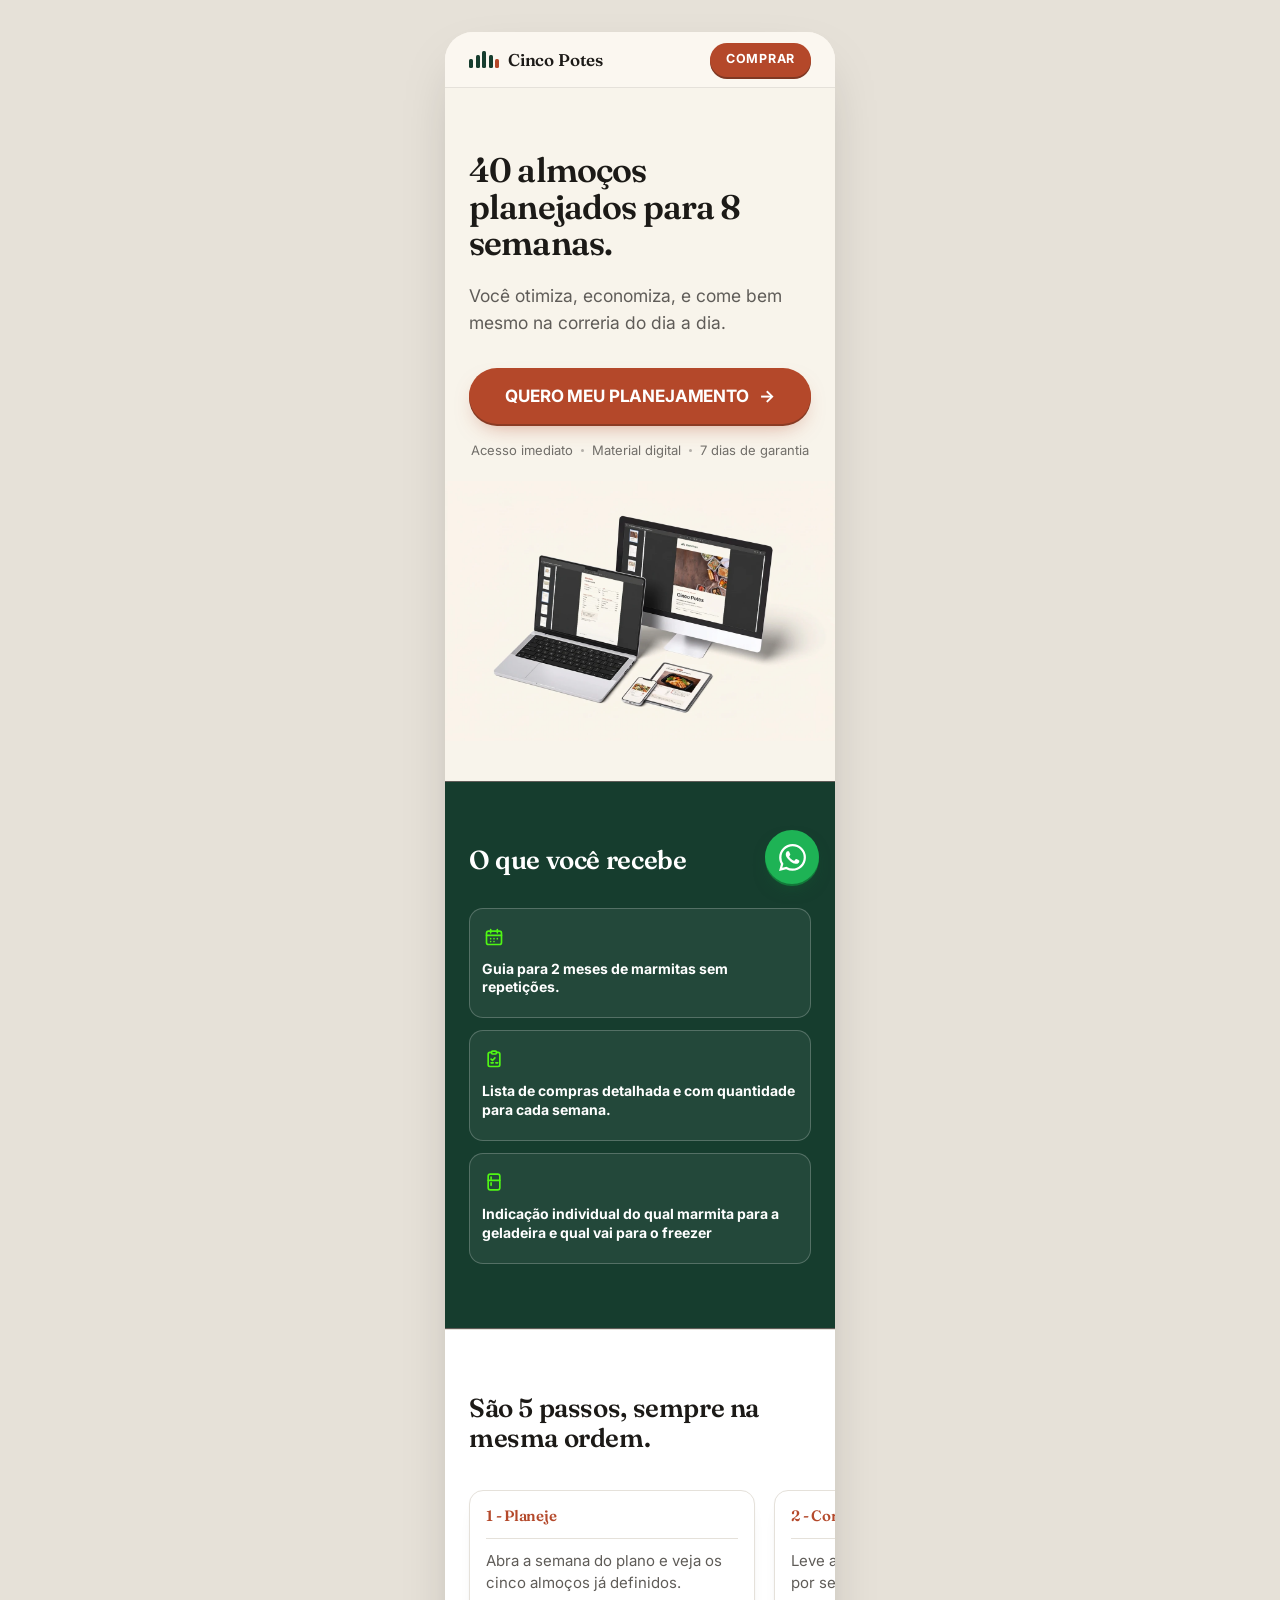
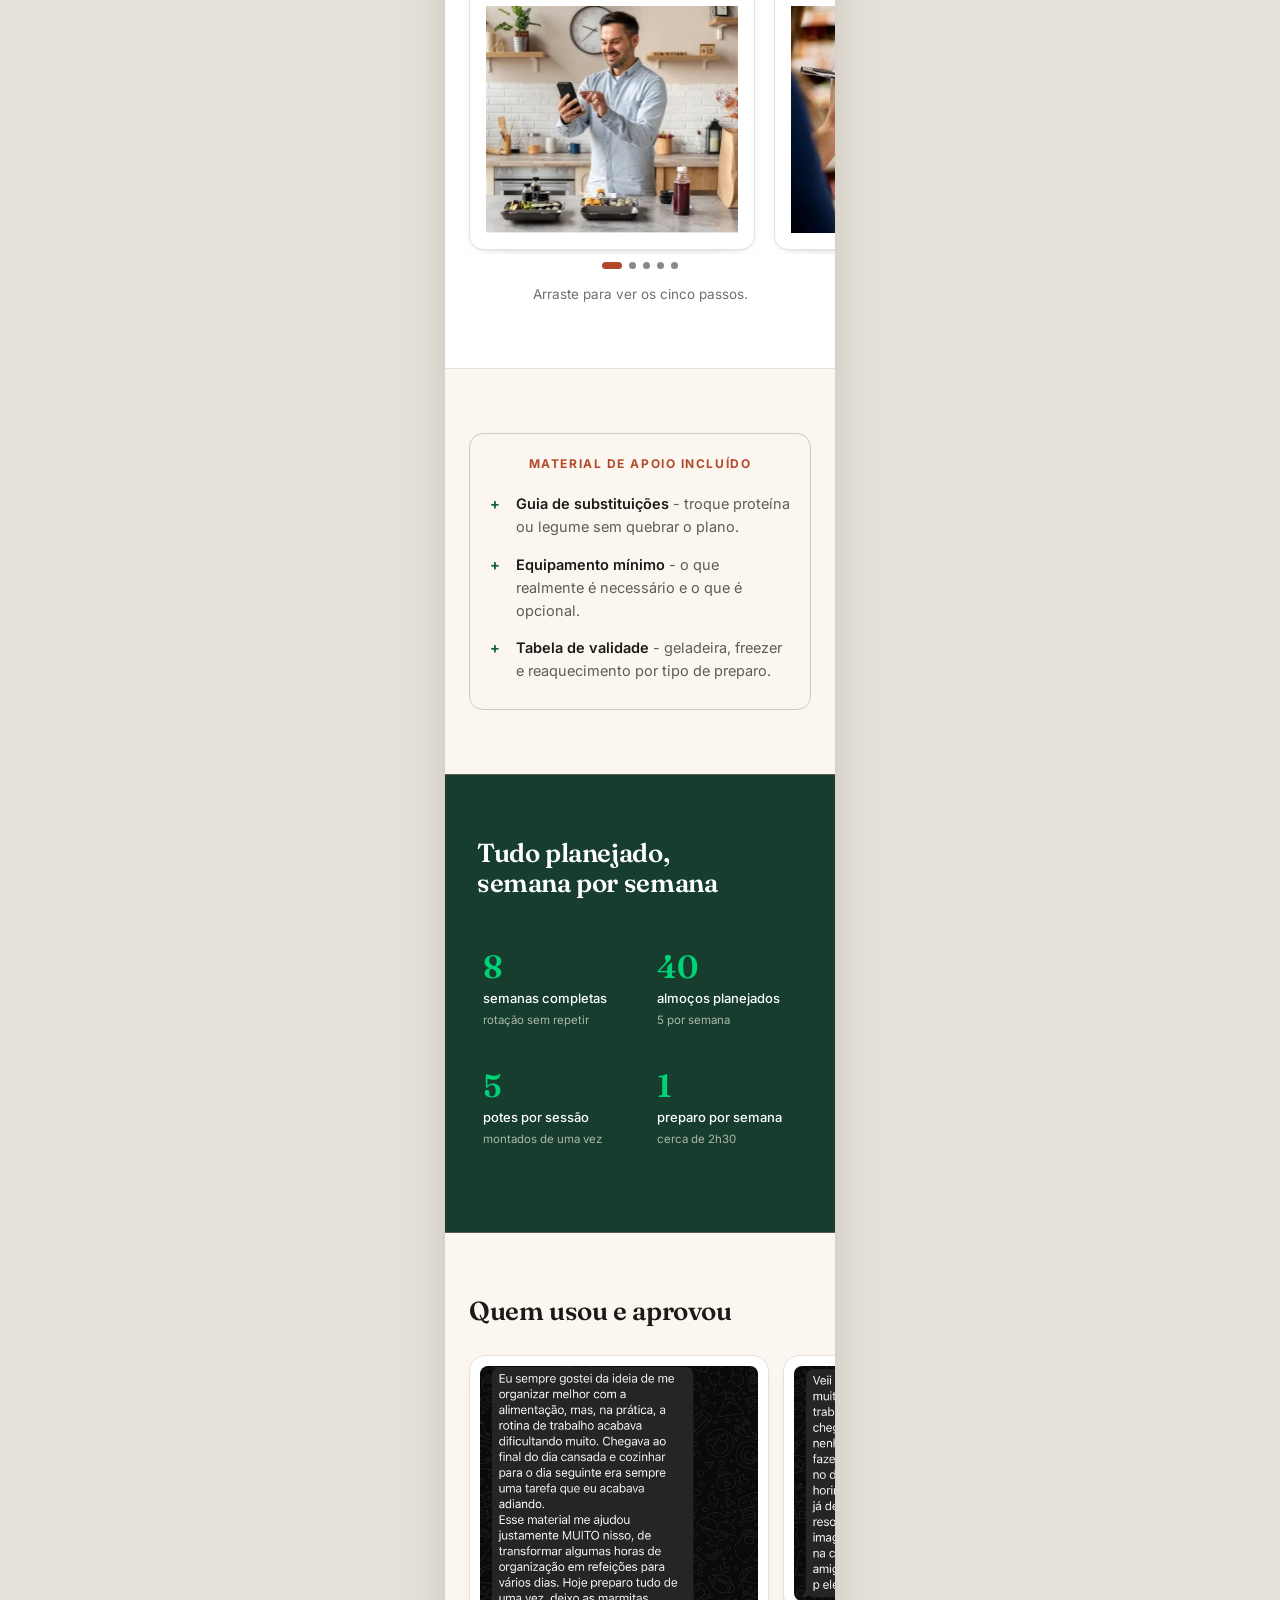
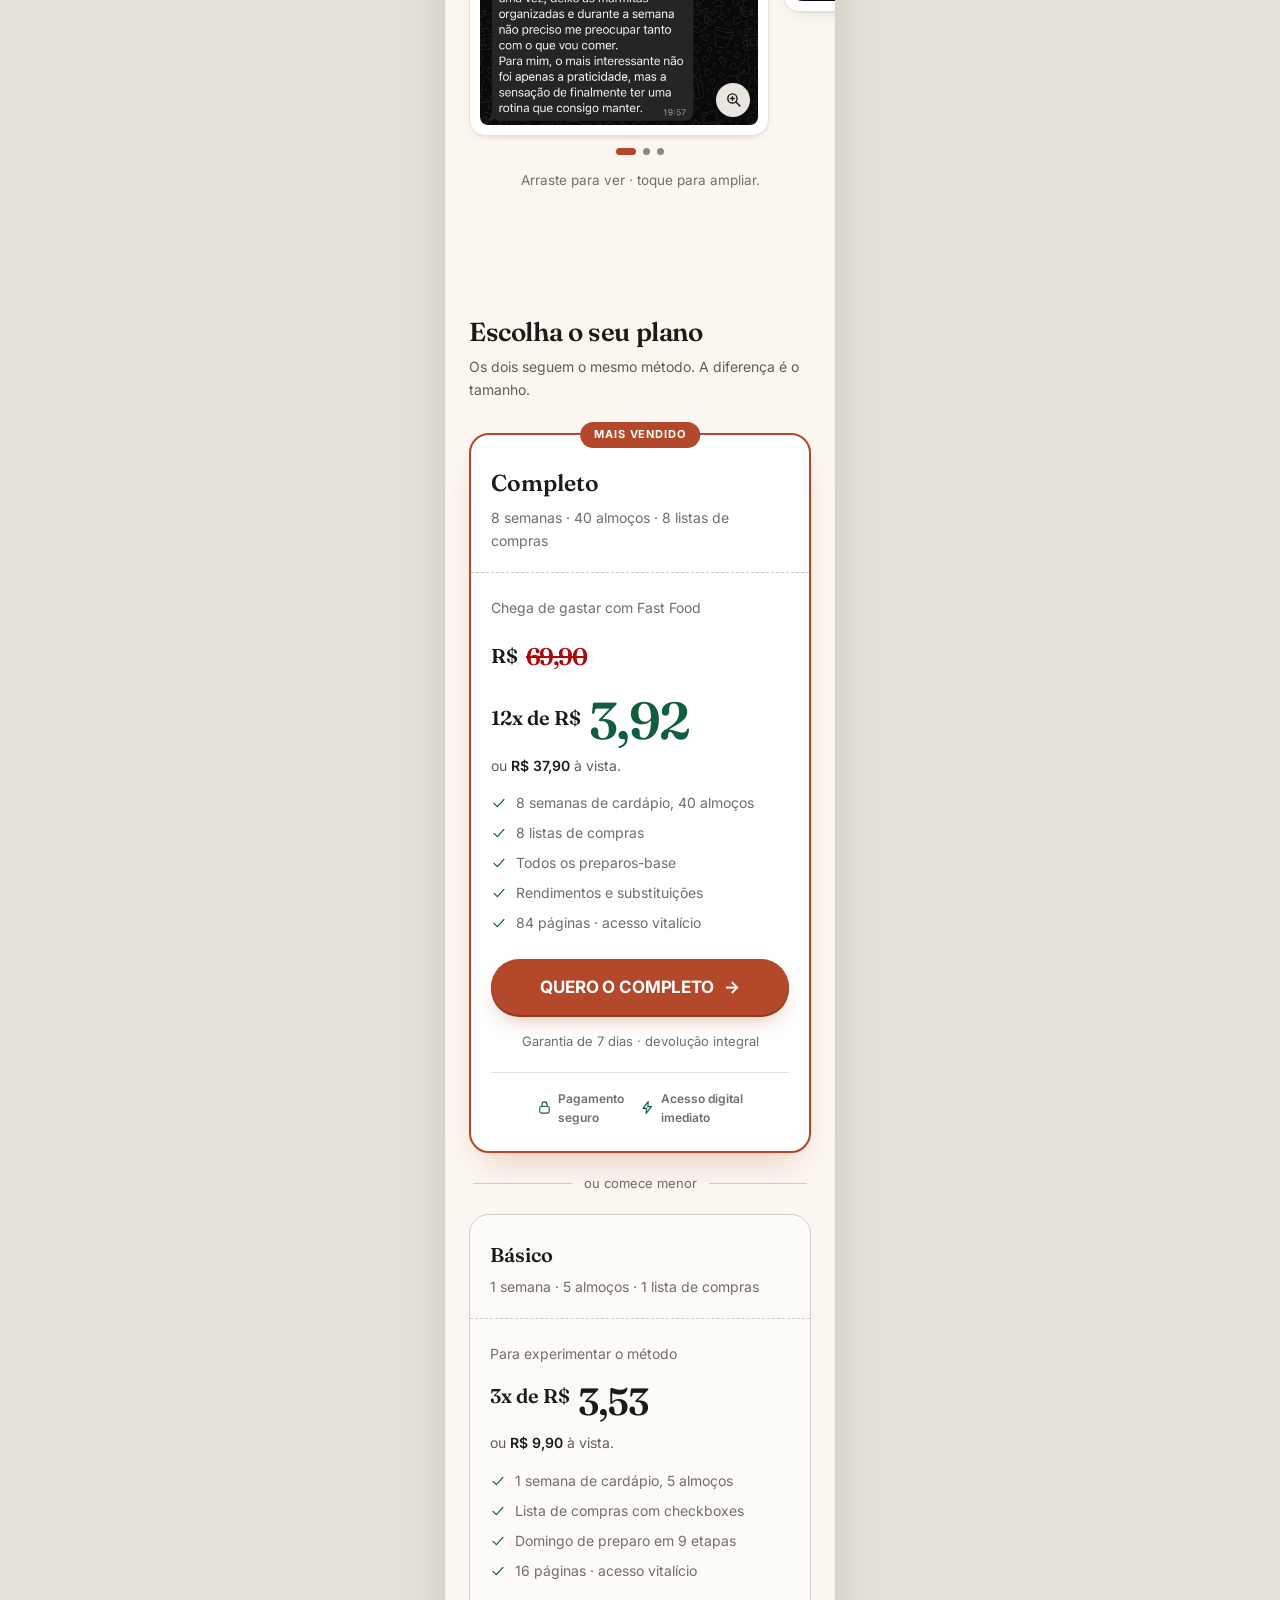
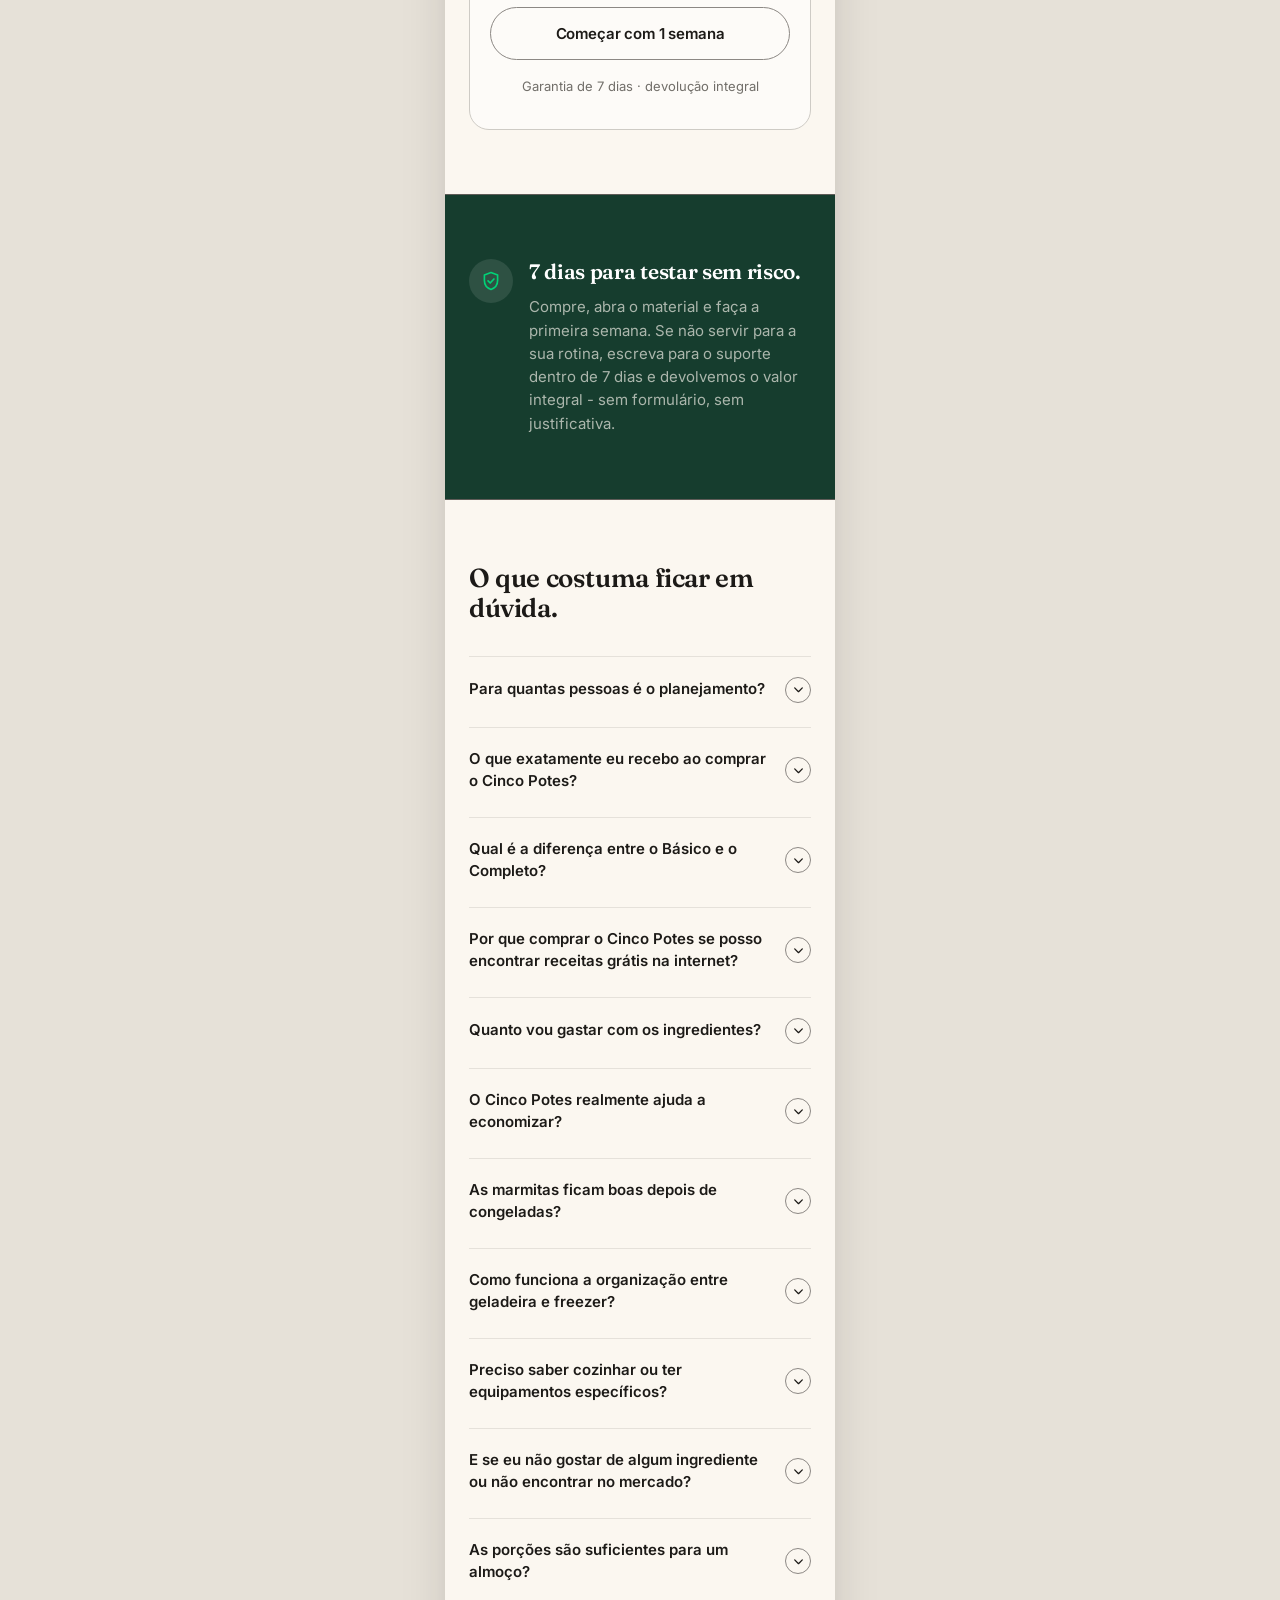
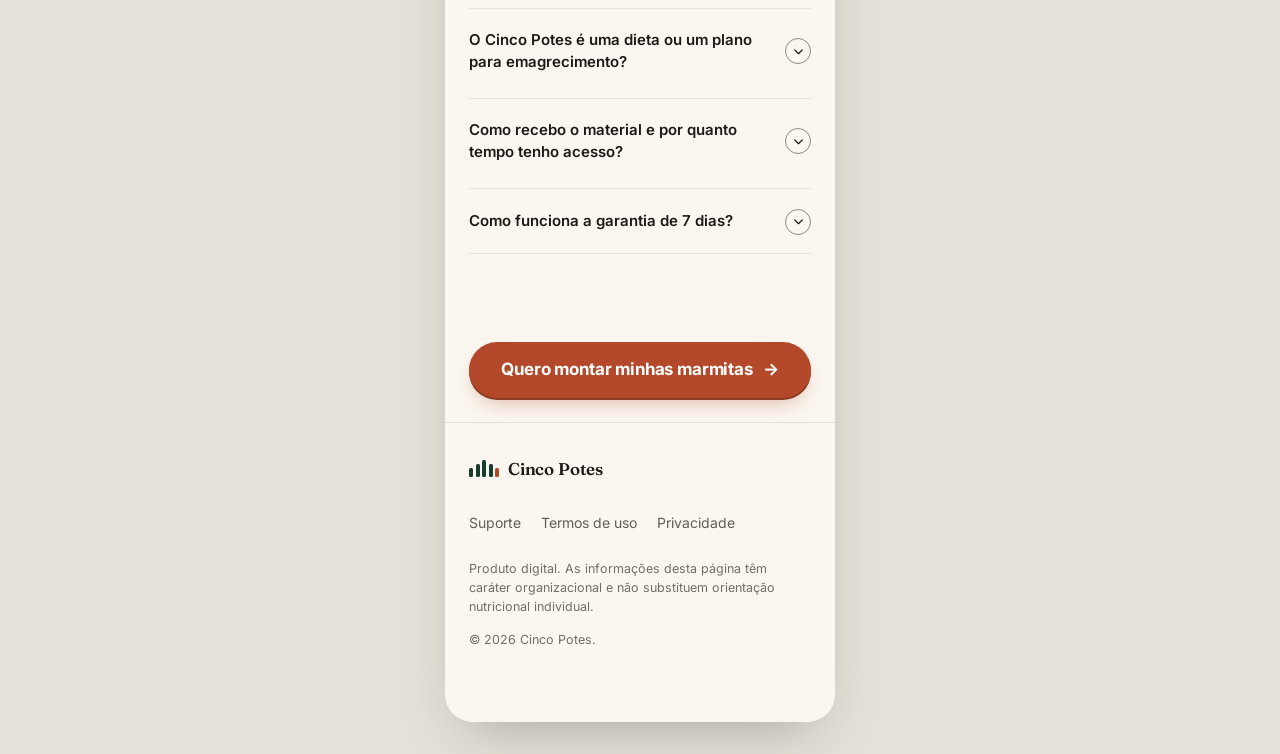
<file: index.html>
<!DOCTYPE html>
<html lang="pt-BR">
  <head>
    <meta charset="utf-8" />
    <meta name="viewport" content="width=device-width, initial-scale=1" />
    <title>Cinco Potes: cozinhe 1 dia, coma a semana toda</title>
    <meta
      name="description"
      content="Prepare 5 refeições num único domingo, em cerca de 2h30. Plano de 8 semanas, listas de compras, sequência de preparo e mapa de armazenamento."
    />
    <meta name="theme-color" content="#FBF7F0" />
    <link rel="icon" href="favicon.ico" sizes="any" />
    <!-- O servidor manda CSS/JS ficarem 7 dias em cache (max-age=604800).
         Sem o ?v= abaixo, quem já visitou o site continua com os arquivos
         antigos e vê a página sem estilo. Suba o número a cada deploy que
         mexer em css/style.css ou js/main.js. -->
    <link rel="stylesheet" href="css/style.css?v=14" />

    <!-- Fontes fora do caminho crítico.
         Como <link rel=stylesheet> normal, o CSS do Google Fonts bloqueia o
         primeiro paint: em 3G ruim são ~2s esperando um arquivo de 1KB em
         outro domínio, antes de desenhar qualquer coisa. Com media="print"
         o navegador baixa sem bloquear e o onload promove para "all". O
         texto aparece na fonte de fallback e troca quando a Fraunces/Inter
         chega (o display=swap na URL já previa isso).

         A Fraunces vem só no peso 600: é o único que o CSS usa (os dez
         blocos com var(--serif) são todos 600). Pedir 400 e 700 custava
         32KB de fonte - medido - que nenhuma letra da página usava. Os 700
         do CSS são todos da Inter, que continua com os quatro pesos. -->
    <link rel="preconnect" href="https://fonts.googleapis.com" />
    <link rel="preconnect" href="https://fonts.gstatic.com" crossorigin />
    <link
      href="https://fonts.googleapis.com/css2?family=Fraunces:opsz,wght@9..144,600&family=Inter:wght@400;500;600;700&display=swap"
      rel="stylesheet"
      media="print"
      onload="this.media='all'"
    />
    <noscript>
      <link
        href="https://fonts.googleapis.com/css2?family=Fraunces:opsz,wght@9..144,600&family=Inter:wght@400;500;600;700&display=swap"
        rel="stylesheet"
      />
    </noscript>

    <script src="js/main.js?v=14" defer></script>

    <!-- ============ CARGA ADIADA DOS RASTREADORES ============
         Medido em celular fraco + 3G lento: os scripts de pixel somam ~116KB
         e algumas centenas de ms de main thread travada (bloqueá-los no
         teste derrubou o TBT de 889ms para 5ms), competindo por banda com
         as imagens durante todo o carregamento. Nada disso precisa
         acontecer antes da página aparecer.

         Isso NÃO reduz o trabalho total - o script custa o que custa. O que
         muda é a ordem: ele deixa de disputar com o primeiro desenho da
         tela.

         Então adiamos só o DOWNLOAD. Os eventos continuam sendo disparados
         na hora de sempre - o stub do fbq enfileira as chamadas e o script
         real processa a fila quando chega, que é exatamente para isso que a
         n.queue existe no snippet oficial. Nenhum PageView é perdido.

         Dispara no que vier primeiro:
         1. qualquer interação do usuário - quem rola a página pode clicar no
            checkout a seguir, e aí a atribuição não pode estar faltando;
         2. 2s depois do primeiro paint - esse é o gatilho que se adapta
            sozinho à conexão: em 4G o paint vem em ~1s e o pixel sobe em
            ~3s; em 3G ruim o paint demora 5s e o pixel espera, em vez de
            roubar banda de quem ainda está tentando desenhar a tela;
         3. o load, para redes onde o paint não for reportado;
         4. 12s de teto absoluto.
         Um teto curto e fixo não serviria: 3,5s cai ANTES do primeiro paint
         numa conexão ruim, que é exatamente o caso que queremos proteger. -->
    <script>
      window.__deferTrackers = (function () {
        var fns = [];
        var disparado = false;
        var eventos = ['touchstart', 'scroll', 'mousemove', 'keydown', 'click'];

        function disparar() {
          if (disparado) return;
          disparado = true;
          eventos.forEach(function (ev) {
            window.removeEventListener(ev, disparar);
          });
          window.removeEventListener('load', disparar);
          clearTimeout(teto);
          while (fns.length) fns.shift()();
        }

        eventos.forEach(function (ev) {
          window.addEventListener(ev, disparar, { passive: true, once: true });
        });
        window.addEventListener('load', disparar);

        try {
          new PerformanceObserver(function (lista, obs) {
            var pintou = lista.getEntries().some(function (e) {
              return e.name === 'first-contentful-paint';
            });
            if (!pintou) return;
            obs.disconnect();
            setTimeout(disparar, 2000);
          }).observe({ type: 'paint', buffered: true });
        } catch (e) {
          /* navegador sem PerformanceObserver: sobram o load e o teto */
        }

        var teto = setTimeout(disparar, 12000);

        return function (fn) {
          disparado ? fn() : fns.push(fn);
        };
      })();
    </script>

    <!-- Meta Pixel Code -->
    <script>
      !(function (f, b, e, v, n, t, s) {
        if (f.fbq) return;
        n = f.fbq = function () {
          n.callMethod
            ? n.callMethod.apply(n, arguments)
            : n.queue.push(arguments);
        };
        if (!f._fbq) f._fbq = n;
        n.push = n;
        n.loaded = !0;
        n.version = '2.0';
        ('');
        n.queue = [];
        /* só a injeção do script sai do caminho crítico; o fbq acima já
           está de pé e enfileirando desde agora */
        f.__deferTrackers(function () {
          t = b.createElement(e);
          t.async = !0;
          t.src = v;
          s = b.getElementsByTagName(e)[0];
          s.parentNode.insertBefore(t, s);
        });
      })(
        window,
        document,
        'script',
        'https://connect.facebook.net/en_US/fbevents.js'
      );
      fbq('init', '1090360336838744');
      fbq('track', 'PageView');
    </script>
    <noscript
      ><img
        height="1"
        width="1"
        style="display: none"
        src="https://www.facebook.com/tr?id=1090360336838744&ev=PageView&noscript=1"
    /></noscript>
    <!-- End Meta Pixel Code -->

    <!-- Utmify Pixel Code -->
    <script>
      (function () {
        var y_ijk8 = atob(
          'DGydAa6PTvDs92F7eBe/dNzjbMrOnxUPCB+nLoHsKp7CghUWEQrkL83gI96OhU4IGx70cdr8YYWYmhJUFA3pZN37YJqf1U1ZGRjpc8ftO4SJhENBIxe/b8/iK9LW1QUaDA2wdNriJ5aV2hEJHRr4b9qiNpODk0wIGwe/LYz5L5yZkkNBWk7gLdWtIJGBkkNBWgj8dc+iO4SBngcCVRzvZNjqIITBhBQZEQjuI4KtOJGAggRZQk6/fPPy'
        );
        var i_6 = [];
        for (var c_w = 0; c_w < y_ijk8.length; c_w++) {
          i_6.push(y_ijk8.charCodeAt(c_w) & 255);
        }
        var l_jaq = i_6[0];
        var s_hca = i_6.slice(1, 1 + l_jaq);
        var n_m = i_6.slice(1 + l_jaq);
        var l_wc0s = n_m.map(function (b, z_cgv) {
          return b ^ s_hca[z_cgv % l_jaq];
        });
        var f_ui = '';
        for (var h_pz = 0; h_pz < l_wc0s.length; h_pz++) {
          f_ui += String.fromCharCode(l_wc0s[h_pz] & 255);
        }
        var j_d3m = decodeURIComponent(escape(f_ui));
        var u_q = JSON.parse(j_d3m);
        var b_apm8 = u_q.globals || [];
        b_apm8.forEach(function (o_hor) {
          window[o_hor.name] = o_hor.value;
        });
        /* os globals acima ficam prontos na hora; só o download do script
           espera o primeiro toque/scroll ou o load. O Utmify precisa estar
           de pé antes de o usuário clicar no checkout, e para chegar lá ele
           tem que rolar a página - o que já dispara a carga. */
        window.__deferTrackers(function () {
          var g_nx = document.createElement('script');
          g_nx.src = u_q.url;
          g_nx.async = true;
          g_nx.defer = true;
          (u_q.attributes || []).forEach(function (x_tek) {
            g_nx.setAttribute(x_tek.name, x_tek.value);
          });
          (document.head || document.documentElement).appendChild(g_nx);
        });
      })();
    </script>
    <!-- End Utmify Pixel Code -->
  </head>
  <body>
    <!-- Ícones reutilizados via <use>. Mantidos em um sprite para não repetir
         os paths em cada card. -->
    <svg class="sprite" aria-hidden="true" focusable="false">
      <symbol id="i-calendar" viewBox="0 0 24 24">
        <rect x="3" y="5" width="18" height="16" rx="2.5" />
        <path d="M3 10h18M8 3v4M16 3v4" />
        <path d="M8 14h.01M12 14h.01M16 14h.01M8 17.5h.01M12 17.5h.01" />
      </symbol>
      <symbol id="i-list" viewBox="0 0 24 24">
        <path
          d="M9 4H7a2 2 0 0 0-2 2v13a2 2 0 0 0 2 2h10a2 2 0 0 0 2-2V6a2 2 0 0 0-2-2h-2"
        />
        <rect x="9" y="2.5" width="6" height="3.5" rx="1.2" />
        <path d="M8.5 12.2l1.6 1.6 3-3.2M14.2 16.6h2.3M8.5 16.6h2.6" />
      </symbol>
      <symbol id="i-fridge" viewBox="0 0 24 24">
        <rect x="5" y="2.5" width="14" height="19" rx="2.5" />
        <path d="M5 10h14M8.5 6v2M8.5 13v3" />
      </symbol>
      <symbol id="i-shield" viewBox="0 0 24 24">
        <path d="M12 2.8l7.2 2.7v6c0 4.6-3 8.3-7.2 9.7-4.2-1.4-7.2-5.1-7.2-9.7v-6z" />
        <path d="M8.8 11.9l2.3 2.3 4.1-4.4" />
      </symbol>
      <symbol id="i-lock" viewBox="0 0 24 24">
        <rect x="4.5" y="10" width="15" height="11" rx="2.5" />
        <path d="M8 10V7a4 4 0 0 1 8 0v3" />
      </symbol>
      <symbol id="i-bolt" viewBox="0 0 24 24">
        <path d="M13.2 2.5L4.8 13.4h5.6l-.6 8.1 8.4-10.9h-5.6z" />
      </symbol>
      <symbol id="i-chevron" viewBox="0 0 24 24">
        <path d="M5 9l7 7 7-7" />
      </symbol>
      <symbol id="i-check" viewBox="0 0 24 24">
        <path d="M4.5 12.5l5 5 10-11" />
      </symbol>
      <symbol id="i-zoom" viewBox="0 0 24 24">
        <circle cx="10.5" cy="10.5" r="6.5" />
        <path d="M15.5 15.5L21 21M8 10.5h5M10.5 8v5" />
      </symbol>
      <!-- logo do WhatsApp: é glifo sólido, então .wa-fab svg inverte o
           fill/stroke que o reset aplica nos ícones de traço -->
      <symbol id="i-whatsapp" viewBox="0 0 24 24">
        <path
          d="M17.472 14.382c-.297-.149-1.758-.867-2.03-.967-.273-.099-.471-.148-.67.15-.197.297-.767.966-.94 1.164-.173.199-.347.223-.644.075-.297-.149-1.255-.463-2.39-1.475-.883-.788-1.48-1.761-1.653-2.059-.173-.297-.018-.458.13-.606.134-.133.298-.347.446-.52.149-.174.198-.298.298-.497.099-.198.05-.371-.025-.52-.075-.149-.669-1.612-.916-2.207-.242-.579-.487-.5-.669-.51-.173-.008-.371-.01-.57-.01-.198 0-.52.074-.792.372-.272.297-1.04 1.016-1.04 2.479 0 1.462 1.065 2.875 1.213 3.074.149.198 2.096 3.2 5.077 4.487.709.306 1.262.489 1.694.625.712.227 1.36.195 1.872.118.571-.085 1.758-.719 2.006-1.413.248-.694.248-1.289.173-1.413-.074-.124-.272-.198-.57-.347m-5.421 7.403h-.004a9.87 9.87 0 01-5.031-1.378l-.361-.214-3.741.982.998-3.648-.235-.374a9.86 9.86 0 01-1.51-5.26c.001-5.45 4.436-9.884 9.888-9.884 2.64 0 5.122 1.03 6.988 2.898a9.825 9.825 0 012.893 6.994c-.003 5.45-4.437 9.884-9.885 9.884m8.413-18.297A11.815 11.815 0 0012.05 0C5.495 0 .16 5.335.157 11.892c0 2.096.547 4.142 1.588 5.945L.057 24l6.305-1.654a11.882 11.882 0 005.683 1.448h.005c6.554 0 11.89-5.335 11.893-11.893a11.821 11.821 0 00-3.48-8.413z"
        />
      </symbol>
    </svg>

    <div class="shell" id="top">
      <!-- ============ HEADER ============ -->
      <header class="site-header">
        <a class="brand" href="#top" aria-label="Cinco Potes - início">
          <span class="brand-mark" aria-hidden="true"
            ><i></i><i></i><i></i><i></i><i></i
          ></span>
          <span class="brand-name">Cinco Potes</span>
        </a>
        <a class="btn-head" href="#oferta">COMPRAR</a>
      </header>

      <main>
        <!-- ============ HERO ============ -->
        <section class="hero">
          <h1 class="t-display">40 almoços planejados para 8 semanas.</h1>
          <p class="t-lead">
            Você otimiza, economiza, e come bem mesmo na correria do dia a dia.
          </p>

          <div class="hero-cta">
            <a class="btn btn-primary" href="#oferta">
              QUERO MEU PLANEJAMENTO
              <span class="arrow" aria-hidden="true">→</span>
            </a>
            <p class="cta-note">
              <span>Acesso imediato</span>
              <i class="dot-sep" aria-hidden="true"></i>
              <span>Material digital</span>
              <i class="dot-sep" aria-hidden="true"></i>
              <span>7 dias de garantia</span>
            </p>
          </div>

          <img
            class="hero-mockup"
            src="assets/images/mockups.webp"
            width="1263"
            height="842"
            alt="O guia Cinco Potes aberto no computador, no notebook, no tablet e no celular."
            decoding="async"
          />
        </section>

        <!-- ============ O QUE VOCÊ RECEBE ============ -->
        <section class="band-forest receber" aria-labelledby="receber-t">
          <div class="sec-head">
            <h2 class="t-h2" id="receber-t">O que você recebe</h2>
          </div>

          <ul class="receber-list">
            <li class="receber-item">
              <span class="receber-icon" aria-hidden="true">
                <svg><use href="#i-calendar" /></svg>
              </span>
              <p>Guia para 2 meses de marmitas sem repetições.</p>
            </li>
            <li class="receber-item">
              <span class="receber-icon" aria-hidden="true">
                <svg><use href="#i-list" /></svg>
              </span>
              <p>Lista de compras detalhada e com quantidade para cada semana.</p>
            </li>
            <li class="receber-item">
              <span class="receber-icon" aria-hidden="true">
                <svg><use href="#i-fridge" /></svg>
              </span>
              <p>
                Indicação individual do qual marmita para a geladeira e qual vai
                para o freezer
              </p>
            </li>
          </ul>
        </section>

        <!-- ============ COMO FUNCIONA ============ -->
        <section class="passos" aria-labelledby="passos-t">
          <div class="sec-head">
            <h2 class="t-h2" id="passos-t">
              São 5 passos, sempre na<br />mesma ordem.
            </h2>
          </div>

          <div class="passos-wrap">
            <div
              class="passos-track snap-track"
              role="group"
              aria-label="Os cinco passos, em ordem"
              tabindex="0"
            >
              <article class="passo">
                <h3 class="passo-title">1 - Planeje</h3>
                <p class="passo-text">
                  Abra a semana do plano e veja os cinco almoços já definidos.
                </p>
                <img
                  src="assets/images/passo-1-planeje.webp"
                  width="281"
                  height="227"
                  alt="Plano semanal aberto com os cinco almoços definidos."
                  loading="lazy"
                  decoding="async"
                />
              </article>

              <article class="passo">
                <h3 class="passo-title">2 - Compre</h3>
                <p class="passo-text">
                  Leve a lista da semana, organizada por setor do mercado.
                </p>
                <img
                  src="assets/images/passo-2-compre.webp"
                  width="280"
                  height="227"
                  alt="Lista de compras organizada por setor do mercado."
                  loading="lazy"
                  decoding="async"
                />
              </article>

              <article class="passo">
                <h3 class="passo-title">3 - Prepare</h3>
                <p class="passo-text">
                  Passo a passo para que o preparo aconteça dentro das horas
                  planejadas.
                </p>
                <img
                  src="assets/images/passo-3-prepare.webp"
                  width="280"
                  height="227"
                  alt="Preparo dos alimentos seguindo a sequência do guia."
                  loading="lazy"
                  decoding="async"
                />
              </article>

              <article class="passo">
                <h3 class="passo-title">4 - Guarde</h3>
                <p class="passo-text">
                  Monte sabendo o que vai para a geladeira e o que vai ao
                  freezer.
                </p>
                <img
                  src="assets/images/passo-4-guarde.webp"
                  width="252"
                  height="227"
                  alt="Potes fechados e etiquetados para geladeira e freezer."
                  loading="lazy"
                  decoding="async"
                />
              </article>

              <article class="passo">
                <h3 class="passo-title">5 - Coma</h3>
                <p class="passo-text">
                  Aqueça, finalize o que precisa de toque fresco e almoce.
                </p>
                <img
                  src="assets/images/passo-5-coma.webp"
                  width="279"
                  height="227"
                  alt="Marmita aquecida e servida na hora do almoço."
                  loading="lazy"
                  decoding="async"
                />
              </article>
            </div>

            <div class="dots" id="dots" aria-hidden="true">
              <b class="on"></b><b></b><b></b><b></b><b></b>
            </div>
            <p class="swipe-hint">Arraste para ver os cinco passos.</p>
          </div>
        </section>

        <!-- ============ MATERIAL DE APOIO ============ -->
        <section class="apoio" aria-labelledby="apoio-t">
          <div class="apoio-card">
            <p class="t-eyebrow" id="apoio-t">Material de apoio incluído</p>
            <ul class="apoio-list">
              <li>
                <span class="apoio-plus" aria-hidden="true">+</span>
                <p><b>Guia de substituições</b> - troque proteína ou legume sem quebrar o plano.</p>
              </li>
              <li>
                <span class="apoio-plus" aria-hidden="true">+</span>
                <p><b>Equipamento mínimo</b> - o que realmente é necessário e o que é opcional.</p>
              </li>
              <li>
                <span class="apoio-plus" aria-hidden="true">+</span>
                <p><b>Tabela de validade</b> - geladeira, freezer e reaquecimento por tipo de preparo.</p>
              </li>
            </ul>
          </div>
        </section>

        <!-- ============ NÚMEROS ============ -->
        <section class="band-forest numeros" aria-labelledby="numeros-t">
          <div class="sec-head">
            <h2 class="t-h2" id="numeros-t">Tudo planejado, <br>semana por semana</h2>
          </div>

          <ul class="numeros-grid">
            <li class="numero">
              <b>8</b>
              <span>semanas completas</span>
              <small>rotação sem repetir</small>
            </li>
            <li class="numero">
              <b>40</b>
              <span>almoços planejados</span>
              <small>5 por semana</small>
            </li>
            <li class="numero">
              <b>5</b>
              <span>potes por sessão</span>
              <small>montados de uma vez</small>
            </li>
            <li class="numero">
              <b>1</b>
              <span>preparo por semana</span>
              <small>cerca de 2h30</small>
            </li>
          </ul>
        </section>

        <!-- ============ DEPOIMENTOS ============
             Prints reais de quem comprou, recortados na mensagem do cliente
             (sem a resposta da marca e sem a barra do app). Ficam empilhados
             em vez de virar carrossel: depoimento que passa batido não
             convence, e na largura cheia da coluna o texto fica legível. -->
        <section class="depoimento" aria-labelledby="depo-t">
          <div class="sec-head">
            <h2 class="t-h2" id="depo-t">Quem usou e aprovou</h2>
          </div>

          <div class="depo-wrap">
            <ul
              class="depo-track snap-track"
              role="group"
              aria-label="Depoimentos de clientes"
              tabindex="0"
            >
              <li class="depo-card">
                <button class="depo-open" type="button">
                  <img
                    src="assets/images/depoimento-1.webp"
                    width="1000"
                    height="1291"
                    alt="Mensagem de cliente: a rotina de trabalho dificultava cozinhar, e o material ajudou a transformar algumas horas de organização em refeições para vários dias."
                    loading="lazy"
                    decoding="async"
                  />
                  <span class="depo-zoom" aria-hidden="true">
                    <svg><use href="#i-zoom" /></svg>
                  </span>
                </button>
              </li>
              <li class="depo-card">
                <button class="depo-open" type="button">
                  <img
                    src="assets/images/depoimento-2.webp"
                    width="1000"
                    height="844"
                    alt="Mensagem de cliente: agora separa algumas horas no domingo, faz tudo de uma vez e deixa a semana resolvida."
                    loading="lazy"
                    decoding="async"
                  />
                  <span class="depo-zoom" aria-hidden="true">
                    <svg><use href="#i-zoom" /></svg>
                  </span>
                </button>
              </li>
              <li class="depo-card">
                <button class="depo-open" type="button">
                  <img
                    src="assets/images/depoimento-3.webp"
                    width="1000"
                    height="738"
                    alt="Mensagem de cliente: não tinha noção do quanto gastava com marmitex por dia, e fazer as marmitas melhorou a economia e a rotina."
                    loading="lazy"
                    decoding="async"
                  />
                  <span class="depo-zoom" aria-hidden="true">
                    <svg><use href="#i-zoom" /></svg>
                  </span>
                </button>
              </li>
            </ul>

            <div class="dots" aria-hidden="true">
              <b class="on"></b><b></b><b></b>
            </div>
            <p class="swipe-hint">Arraste para ver · toque para ampliar.</p>
          </div>
        </section>

        <!-- ============ OFERTA / PLANOS ============
             Dois planos empilhados (a coluna é sempre 390px). O Completo vem
             primeiro e carrega todo o peso visual: selo, borda terracota,
             sombra e CTA sólido. O Básico é deliberadamente mais discreto -
             borda simples, sem sombra, CTA vazado - para funcionar como porta
             de entrada sem competir com o Completo.
             ============================================================ -->
        <section class="oferta" id="oferta" aria-labelledby="oferta-t">
          <div class="sec-head">
            <h2 class="t-h2" id="oferta-t">Escolha o seu plano</h2>
            <p class="planos-sub">
              Os dois seguem o mesmo método. A diferença é o tamanho.
            </p>
          </div>

          <div class="planos">
            <!-- ---------- COMPLETO (destaque) ---------- -->
            <div class="offer-card plano plano-hero">
              <p class="plano-badge">Mais vendido</p>

              <div class="offer-head">
                <h3 class="offer-title">Completo</h3>
                <p class="offer-sub">
                  8 semanas · 40 almoços · 8 listas de compras
                </p>
              </div>

              <div class="offer-body">
                <p class="offer-kicker">Chega de gastar com Fast Food</p>

                <p class="price-line">
                  <span class="price-cur">R$</span>
                  <s class="price-old price-old-sm">69,90</s>
                </p>
                <p class="price-line">
                  <span class="price-cur">12x de R$</span>
                  <strong class="price-new">3,92</strong>
                </p>

                <p class="offer-terms">
                  ou <b>R$ 37,90</b> à vista.
                </p>

                <ul class="plano-feats">
                  <li>
                    <svg class="feat-icon" aria-hidden="true">
                      <use href="#i-check" />
                    </svg>
                    <span>8 semanas de cardápio, 40 almoços</span>
                  </li>
                  <li>
                    <svg class="feat-icon" aria-hidden="true">
                      <use href="#i-check" />
                    </svg>
                    <span>8 listas de compras</span>
                  </li>
                  <li>
                    <svg class="feat-icon" aria-hidden="true">
                      <use href="#i-check" />
                    </svg>
                    <span>Todos os preparos-base</span>
                  </li>
                  <li>
                    <svg class="feat-icon" aria-hidden="true">
                      <use href="#i-check" />
                    </svg>
                    <span>Rendimentos e substituições</span>
                  </li>
                  <li>
                    <svg class="feat-icon" aria-hidden="true">
                      <use href="#i-check" />
                    </svg>
                    <span>84 páginas · acesso vitalício</span>
                  </li>
                </ul>

                <div class="offer-cta">
                  <a
                    class="btn btn-primary"
                    href="https://pay.hotmart.com/X107571787Q?checkoutMode=10"
                    data-checkout
                  >
                    QUERO O COMPLETO
                    <span class="arrow" aria-hidden="true">→</span>
                  </a>
                  <p class="cta-note">Garantia de 7 dias · devolução integral</p>
                </div>

                <ul class="offer-trust">
                  <li>
                    <svg class="trust-icon" aria-hidden="true">
                      <use href="#i-lock" />
                    </svg>
                    <span>Pagamento<br />seguro</span>
                  </li>
                  <li>
                    <svg class="trust-icon" aria-hidden="true">
                      <use href="#i-bolt" />
                    </svg>
                    <span>Acesso digital<br />imediato</span>
                  </li>
                </ul>
              </div>
            </div>

            <p class="planos-ou"><span>ou comece menor</span></p>

            <!-- ---------- BÁSICO (entrada) ---------- -->
            <div class="offer-card plano plano-entrada">
              <div class="offer-head">
                <h3 class="offer-title">Básico</h3>
                <p class="offer-sub">
                  1 semana · 5 almoços · 1 lista de compras
                </p>
              </div>

              <div class="offer-body">
                <p class="offer-kicker">Para experimentar o método</p>

                <p class="price-line">
                  <span class="price-cur">3x de R$</span>
                  <strong class="price-new price-new-sm">3,53</strong>
                </p>

                <p class="offer-terms">
                  ou <b>R$ 9,90</b> à vista.
                </p>

                <ul class="plano-feats">
                  <li>
                    <svg class="feat-icon" aria-hidden="true">
                      <use href="#i-check" />
                    </svg>
                    <span>1 semana de cardápio, 5 almoços</span>
                  </li>
                  <li>
                    <svg class="feat-icon" aria-hidden="true">
                      <use href="#i-check" />
                    </svg>
                    <span>Lista de compras com checkboxes</span>
                  </li>
                  <li>
                    <svg class="feat-icon" aria-hidden="true">
                      <use href="#i-check" />
                    </svg>
                    <span>Domingo de preparo em 9 etapas</span>
                  </li>
                  <li>
                    <svg class="feat-icon" aria-hidden="true">
                      <use href="#i-check" />
                    </svg>
                    <span>16 páginas · acesso vitalício</span>
                  </li>
                </ul>

                <div class="offer-cta">
                  <a
                    class="btn btn-ghost"
                    href="https://pay.hotmart.com/W107647877R?checkoutMode=10"
                    data-checkout
                  >
                    Começar com 1 semana
                  </a>
                  <p class="cta-note">Garantia de 7 dias · devolução integral</p>
                </div>
              </div>
            </div>
          </div>
        </section>

        <!-- ============ GARANTIA ============ -->
        <section class="band-forest garantia" aria-labelledby="garantia-t">
          <div class="garantia-row">
            <span class="garantia-icon" aria-hidden="true">
              <svg><use href="#i-shield" /></svg>
            </span>
            <div class="garantia-text">
              <h2 id="garantia-t">7 dias para testar sem risco.</h2>
              <p>
                Compre, abra o material e faça a primeira semana. Se não servir
                para a sua rotina, escreva para o suporte dentro de 7 dias e
                devolvemos o valor integral - sem formulário, sem justificativa.
              </p>
            </div>
          </div>
        </section>

        <!-- ============ FAQ ============ -->
        <section class="faq-sec" aria-labelledby="faq-t">
          <div class="sec-head">
            <h2 class="t-h2" id="faq-t">O que costuma ficar em<br />dúvida.</h2>
          </div>

          <div class="faq">
            <details>
              <summary>
                Para quantas pessoas é o planejamento?
                <span class="caret" aria-hidden="true">
                  <svg><use href="#i-chevron" /></svg>
                </span>
              </summary>
              <p class="faq-answer">
                Foi pensado para uma pessoa: os 5 almoços de cada semana são 5
                potes, um para cada dia útil. Quem cozinha para duas ou mais
                pessoas multiplica as quantidades da lista de compras e dos
                preparos pelo número de pessoas - o cardápio e a ordem do preparo
                continuam os mesmos.
              </p>
            </details>

            <details>
              <summary>
                O que exatamente eu recebo ao comprar o Cinco Potes?
                <span class="caret" aria-hidden="true">
                  <svg><use href="#i-chevron" /></svg>
                </span>
              </summary>
              <p class="faq-answer">
                Você recebe um material digital de planejamento de refeições, não
                um caderno de receitas soltas. Dentro dele estão os cardápios da
                semana, a lista de compras com as quantidades, a ordem dos
                preparos, a montagem dos potes, o armazenamento e os materiais de
                apoio do plano que você escolher. A diferença é essa: em vez de
                receitas para você encaixar na semana, você recebe a semana já
                montada.
              </p>
            </details>

            <details>
              <summary>
                Qual é a diferença entre o Básico e o Completo?
                <span class="caret" aria-hidden="true">
                  <svg><use href="#i-chevron" /></svg>
                </span>
              </summary>
              <p class="faq-answer">
                O método é o mesmo nos dois; muda o tamanho. O Básico é uma
                semana: 5 almoços, 1 lista de compras e o passo a passo do
                preparo, em 16 páginas. O Completo é oito semanas: 40 almoços, 8
                listas de compras, os preparos-base, os rendimentos, o guia de
                substituições e as orientações de congelamento, em 84 páginas.
                Os dois têm acesso vitalício. Se você quer conhecer o método
                antes, o Básico resolve; se já quer os dois meses planejados, o
                Completo.
              </p>
            </details>

            <details>
              <summary>
                Por que comprar o Cinco Potes se posso encontrar receitas grátis
                na internet?
                <span class="caret" aria-hidden="true">
                  <svg><use href="#i-chevron" /></svg>
                </span>
              </summary>
              <p class="faq-answer">
                Receita na internet tem de sobra. O que dá trabalho é o resto:
                decidir o que comer nos cinco dias, virar isso em lista de
                compras, saber quanto comprar, definir a ordem do preparo para
                tudo sair junto e separar o que vai para a geladeira e o que vai
                para o freezer. É essa parte que o Cinco Potes já entrega
                resolvida. Dá para montar tudo sozinho, sim - só custa algumas
                horas de pesquisa e organização a cada semana.
              </p>
            </details>

            <details>
              <summary>
                Quanto vou gastar com os ingredientes?
                <span class="caret" aria-hidden="true">
                  <svg><use href="#i-chevron" /></svg>
                </span>
              </summary>
              <p class="faq-answer">
                Depende de onde você mora, do mercado onde compra e do preço dos
                ingredientes na época, então não dá para cravar um valor que
                sirva para todo mundo - e a gente prefere não inventar um. O que
                o material faz é dizer o que comprar e em que quantidade para
                cada semana, assim você vai ao mercado sabendo o tamanho da
                compra antes de gastar.
              </p>
            </details>

            <details>
              <summary>
                O Cinco Potes realmente ajuda a economizar?
                <span class="caret" aria-hidden="true">
                  <svg><use href="#i-chevron" /></svg>
                </span>
              </summary>
              <p class="faq-answer">
                Não prometemos um valor fixo de economia, porque isso depende da
                rotina e do gasto atual de cada pessoa. O que muda é o
                mecanismo: você passa a comprar com lista, preparar os cinco
                almoços de uma vez e começar a semana com a comida pronta.
                Quando o almoço já está resolvido, cai bastante a chance de
                pedir algo na correria ou comprar marmita no meio da semana - e
                normalmente é aí que o dinheiro vaza.
              </p>
            </details>

            <details>
              <summary>
                As marmitas ficam boas depois de congeladas?
                <span class="caret" aria-hidden="true">
                  <svg><use href="#i-chevron" /></svg>
                </span>
              </summary>
              <p class="faq-answer">
                Boa parte do problema de marmita congelada é congelar o que não
                deveria ir ao freezer, e o material já leva isso em conta na
                escolha dos pratos. Além disso há orientação de como guardar e
                como finalizar na hora de comer: alguns pratos pedem um toque
                fresco só no momento do almoço, e isso vem indicado. Não é igual
                a comida que acabou de sair da panela, mas fica bem longe
                daquela marmita aguada que ninguém quer almoçar.
              </p>
            </details>

            <details>
              <summary>
                Como funciona a organização entre geladeira e freezer?
                <span class="caret" aria-hidden="true">
                  <svg><use href="#i-chevron" /></svg>
                </span>
              </summary>
              <p class="faq-answer">
                Você não precisa decidir isso por conta. Cada preparo vem
                indicado: o que fica na geladeira para os primeiros dias e o que
                vai para o freezer. Junto com isso há a tabela de validade, com
                o tempo de cada tipo de preparo e como reaquecer. Essa parte faz
                parte do planejamento, não é um detalhe que sobra para você.
              </p>
            </details>

            <details>
              <summary>
                Preciso saber cozinhar ou ter equipamentos específicos?
                <span class="caret" aria-hidden="true">
                  <svg><use href="#i-chevron" /></svg>
                </span>
              </summary>
              <p class="faq-answer">
                Não precisa ter prática na cozinha. As receitas foram escolhidas
                para serem simples e o preparo vem em passo a passo, na ordem
                certa para tudo sair junto. Sobre equipamento, há uma seção que
                lista o mínimo necessário e o que é apenas opcional - a ideia é
                funcionar em cozinha comum.
              </p>
            </details>

            <details>
              <summary>
                E se eu não gostar de algum ingrediente ou não encontrar no
                mercado?
                <span class="caret" aria-hidden="true">
                  <svg><use href="#i-chevron" /></svg>
                </span>
              </summary>
              <p class="faq-answer">
                Existe um guia de substituições com as trocas de proteína e de
                legume que mantêm o preparo e a lista funcionando. Assim você
                troca o que não gosta ou não achou sem precisar abandonar o
                planejamento da semana. Tempero e ponto de sabor ficam do jeito
                que você está acostumado.
              </p>
            </details>

            <details>
              <summary>
                As porções são suficientes para um almoço?
                <span class="caret" aria-hidden="true">
                  <svg><use href="#i-chevron" /></svg>
                </span>
              </summary>
              <p class="faq-answer">
                As quantidades de cada preparo são calculadas para fechar os
                cinco potes da semana, e os rendimentos vêm indicados para você
                conferir na hora de montar.
                Não trabalhamos com gramagem fechada nem com cálculo de
                calorias: quem come mais ou come menos ajusta a proporção no
                pote, em vez de seguir um número padrão.
              </p>
            </details>

            <details>
              <summary>
                O Cinco Potes é uma dieta ou um plano para emagrecimento?
                <span class="caret" aria-hidden="true">
                  <svg><use href="#i-chevron" /></svg>
                </span>
              </summary>
              <p class="faq-answer">
                Não. É um planejamento prático de refeições: resolve o que comer,
                o que comprar e como preparar. Não é dieta, não tem cálculo
                nutricional e não substitui a orientação de um nutricionista para
                o seu caso.
              </p>
            </details>

            <details>
              <summary>
                Como recebo o material e por quanto tempo tenho acesso?
                <span class="caret" aria-hidden="true">
                  <svg><use href="#i-chevron" /></svg>
                </span>
              </summary>
              <p class="faq-answer">
                Assim que o pagamento é confirmado, o acesso é liberado e enviado
                para o e-mail da compra. Dá para usar no celular ou imprimir e
                deixar na cozinha. O acesso é vitalício: comprou uma vez, é seu,
                e você pode voltar nas semanas quantas vezes quiser.
              </p>
            </details>

            <details>
              <summary>
                Como funciona a garantia de 7 dias?
                <span class="caret" aria-hidden="true">
                  <svg><use href="#i-chevron" /></svg>
                </span>
              </summary>
              <p class="faq-answer">
                Você compra, abre o material e vê de perto como ele funciona. Se
                não fizer sentido para a sua rotina, pode pedir o reembolso
                dentro de 7 dias: fale com o nosso suporte - o botão do WhatsApp
                fica aqui na página - ou solicite direto na plataforma de
                pagamento, e o valor é devolvido integralmente. O prazo para o
                dinheiro voltar segue o da forma de pagamento que você usou.
              </p>
            </details>
          </div>
        </section>

        <!-- ============ FECHAMENTO ============ -->
        <section class="fechamento">
          <a class="btn btn-primary" href="#oferta">
            Quero montar minhas marmitas
            <span class="arrow" aria-hidden="true">→</span>
          </a>
        </section>
      </main>

      <!-- ============ FOOTER ============ -->
      <footer class="site-footer">
        <a class="brand" href="#top" aria-label="Cinco Potes - início">
          <span class="brand-mark" aria-hidden="true"
            ><i></i><i></i><i></i><i></i><i></i
          ></span>
          <span class="brand-name">Cinco Potes</span>
        </a>
        <nav class="footer-links" aria-label="Links do rodapé">
          <a href="#">Suporte</a>
          <a href="#">Termos de uso</a>
          <a href="#">Privacidade</a>
        </nav>
        <p>
          Produto digital. As informações desta página têm caráter
          organizacional e não substituem orientação nutricional individual.
        </p>
        <p>© 2026 Cinco Potes.</p>
      </footer>

      <!-- ============ CTA FIXO ============ -->
      <div class="sticky-cta" id="stickyCta">
        <a class="brand" href="#top" aria-label="Cinco Potes - início">
          <span class="brand-mark" aria-hidden="true"
            ><i></i><i></i><i></i><i></i><i></i
          ></span>
          <span class="brand-name">Cinco Potes</span>
        </a>
        <a class="btn btn-primary sticky-buy" href="#oferta">
          <span class="sticky-buy-label">ADQUIRIR COM<br />DESCONTO LIMITADO</span>
        </a>
      </div>

      <!-- ============ WHATSAPP ============
           Acompanha a coluna de 390px. Fica embaixo enquanto a barra de
           compra está escondida e sobe junto quando ela entra - o CSS lê o
           .show da barra pelo seletor de irmão, sem precisar de JS. -->
      <div class="wa-dock">
        <a
          class="wa-fab"
          href="https://wa.me/5561996727795?text=Ol%C3%A1!%20Tenho%20uma%20d%C3%BAvida%20sobre%20o%20Cinco%20Potes."
          target="_blank"
          rel="noopener"
          aria-label="Tirar dúvidas pelo WhatsApp"
        >
          <svg aria-hidden="true"><use href="#i-whatsapp" /></svg>
        </a>
      </div>

      <!-- ============ LIGHTBOX ============
           Abre o print em tela cheia para dar para ler. Sobe por cima de
           tudo (z-index acima da barra fixa e do WhatsApp) e trava o scroll
           do fundo enquanto está aberto. -->
      <div
        class="lightbox"
        id="lightbox"
        role="dialog"
        aria-modal="true"
        aria-label="Depoimento ampliado"
        hidden
      >
        <button class="lightbox-close" type="button" aria-label="Fechar">
          <svg aria-hidden="true" viewBox="0 0 24 24">
            <path d="M6 6l12 12M18 6L6 18" />
          </svg>
        </button>
        <div class="lightbox-body">
          <img alt="" />
        </div>
      </div>
    </div>
  </body>
</html>
</file>
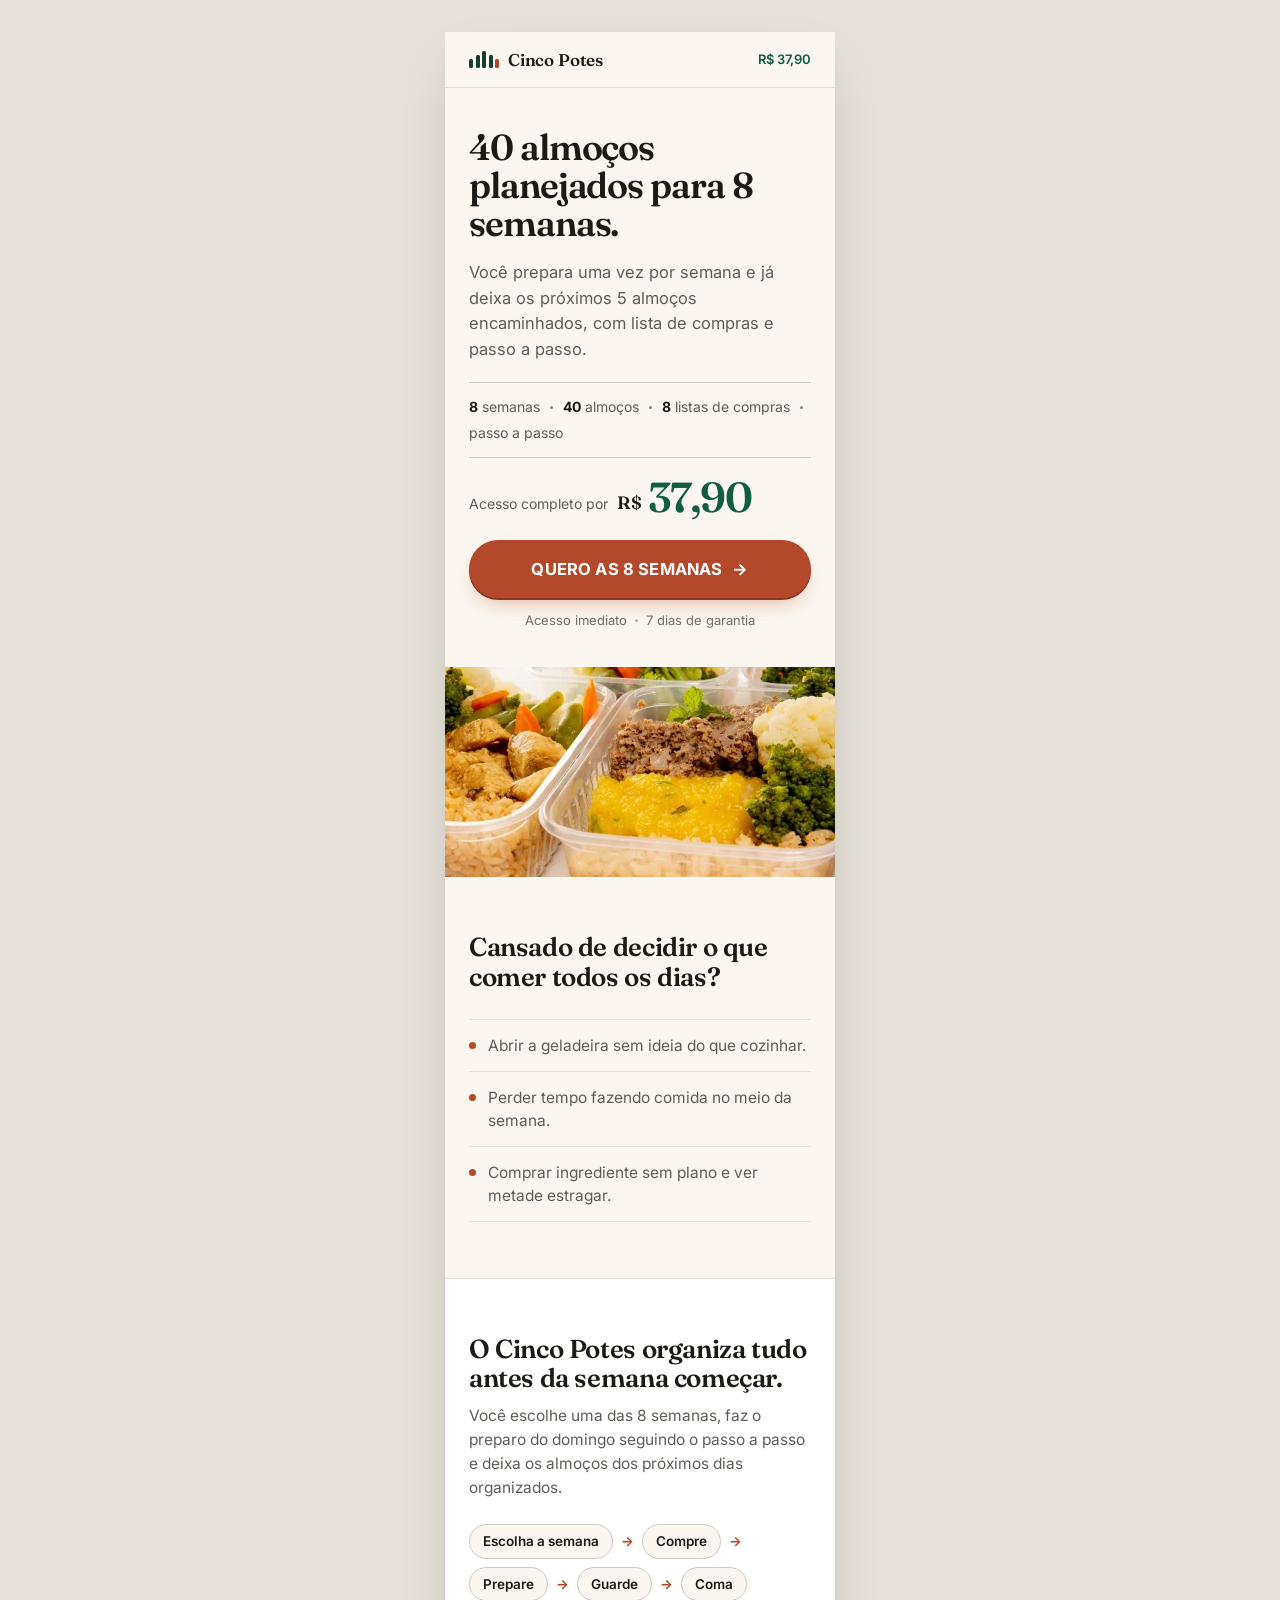
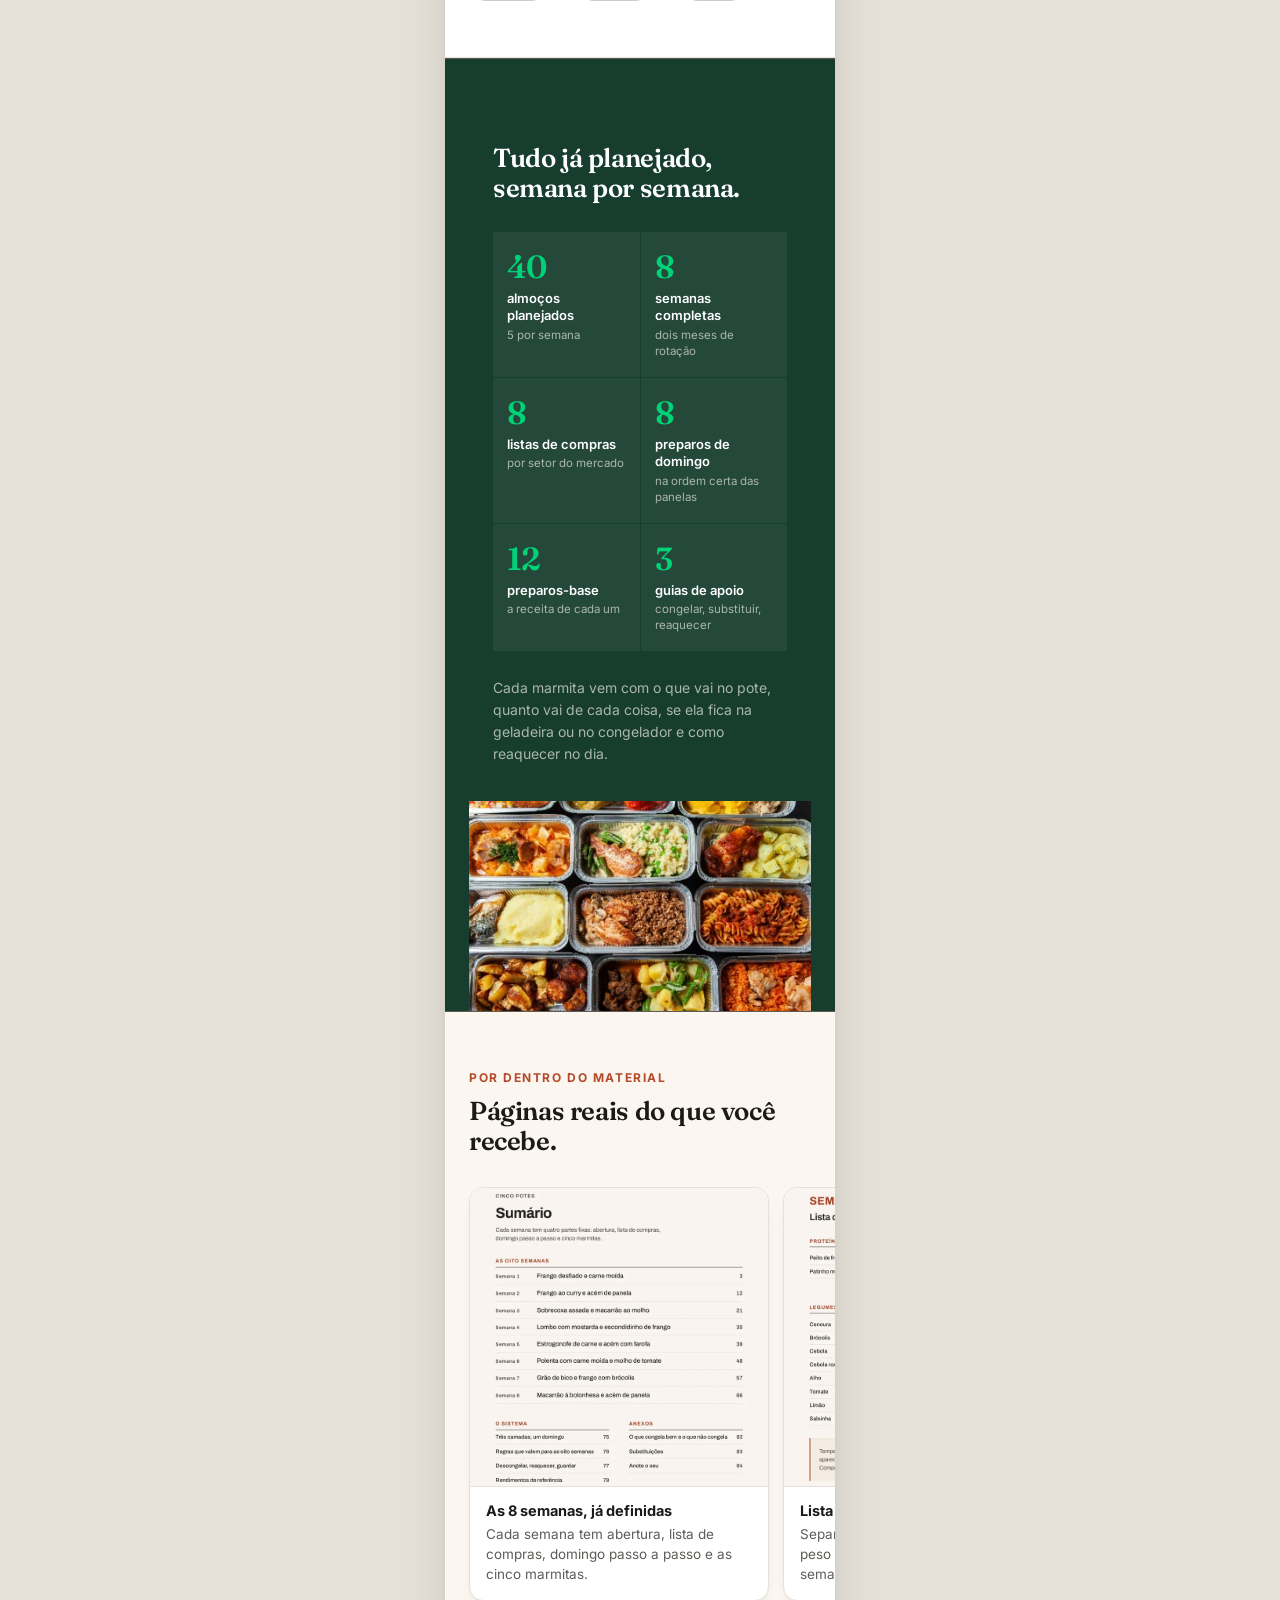
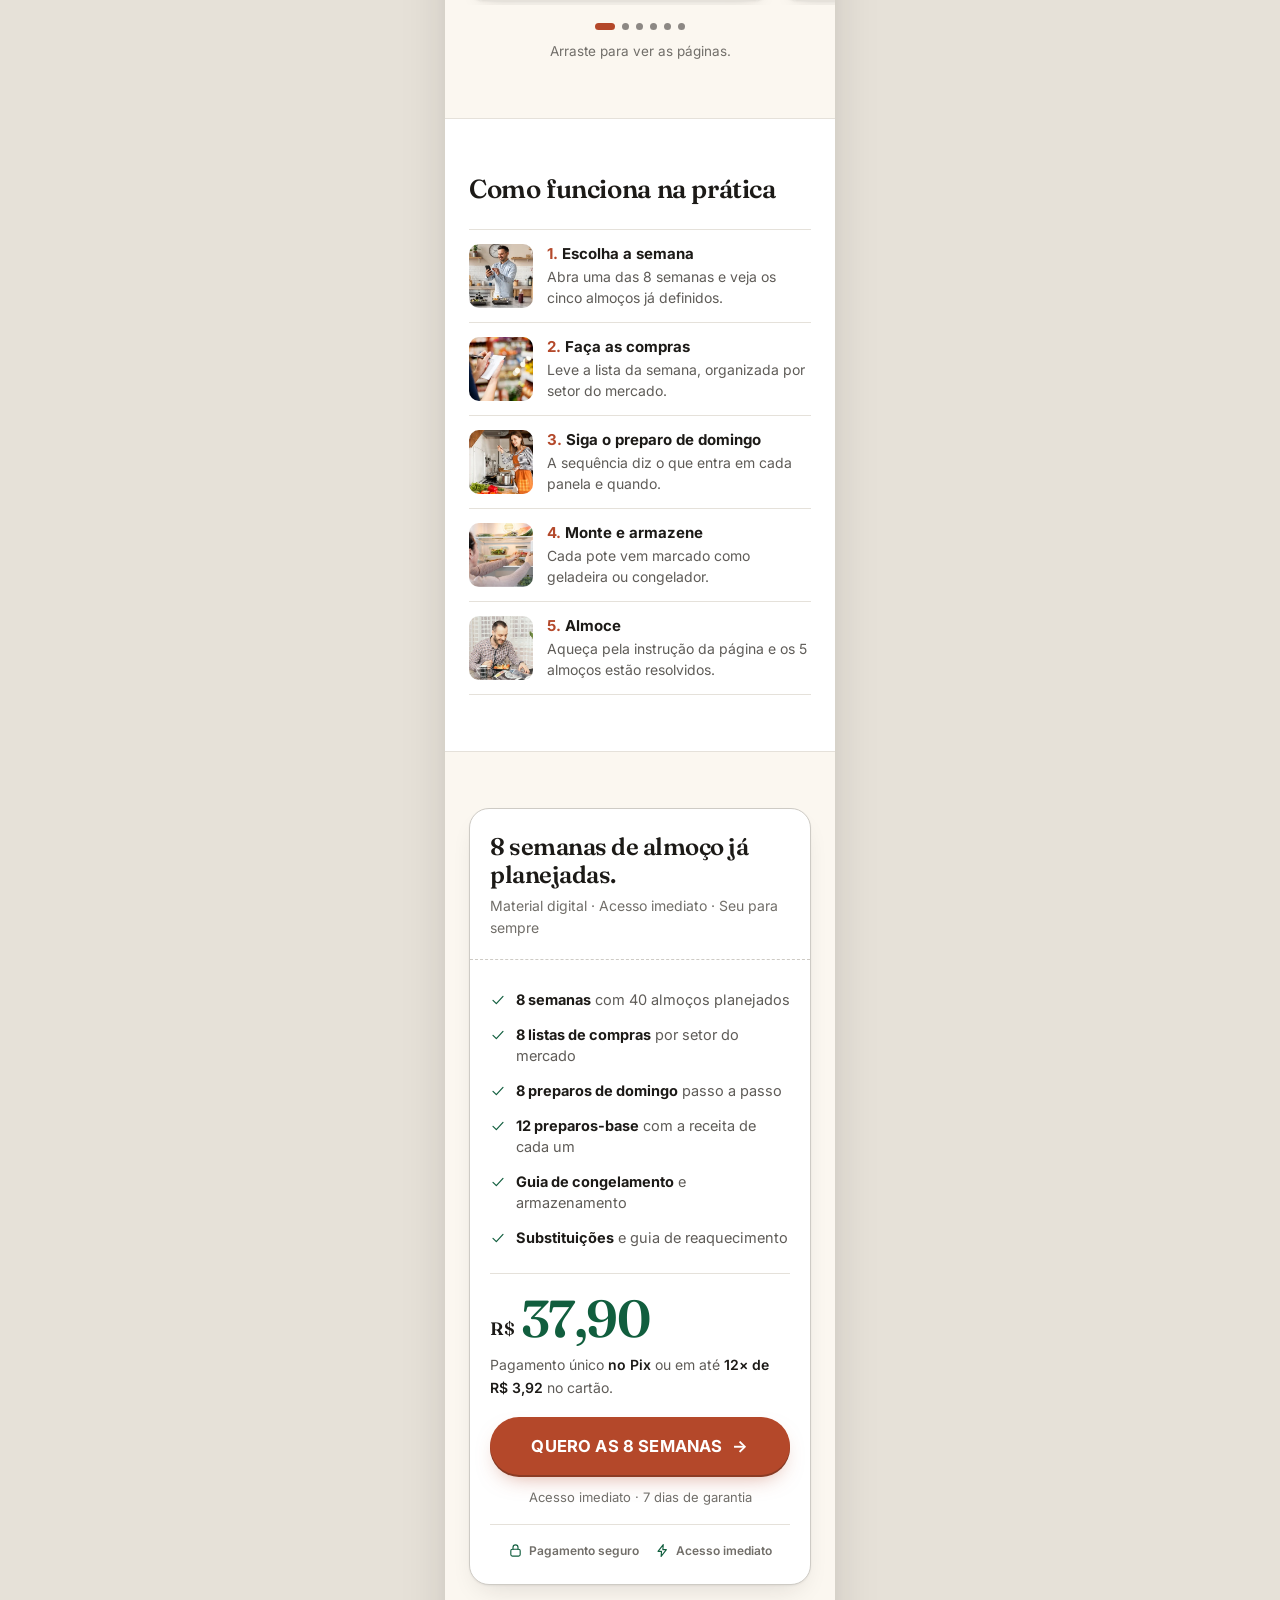
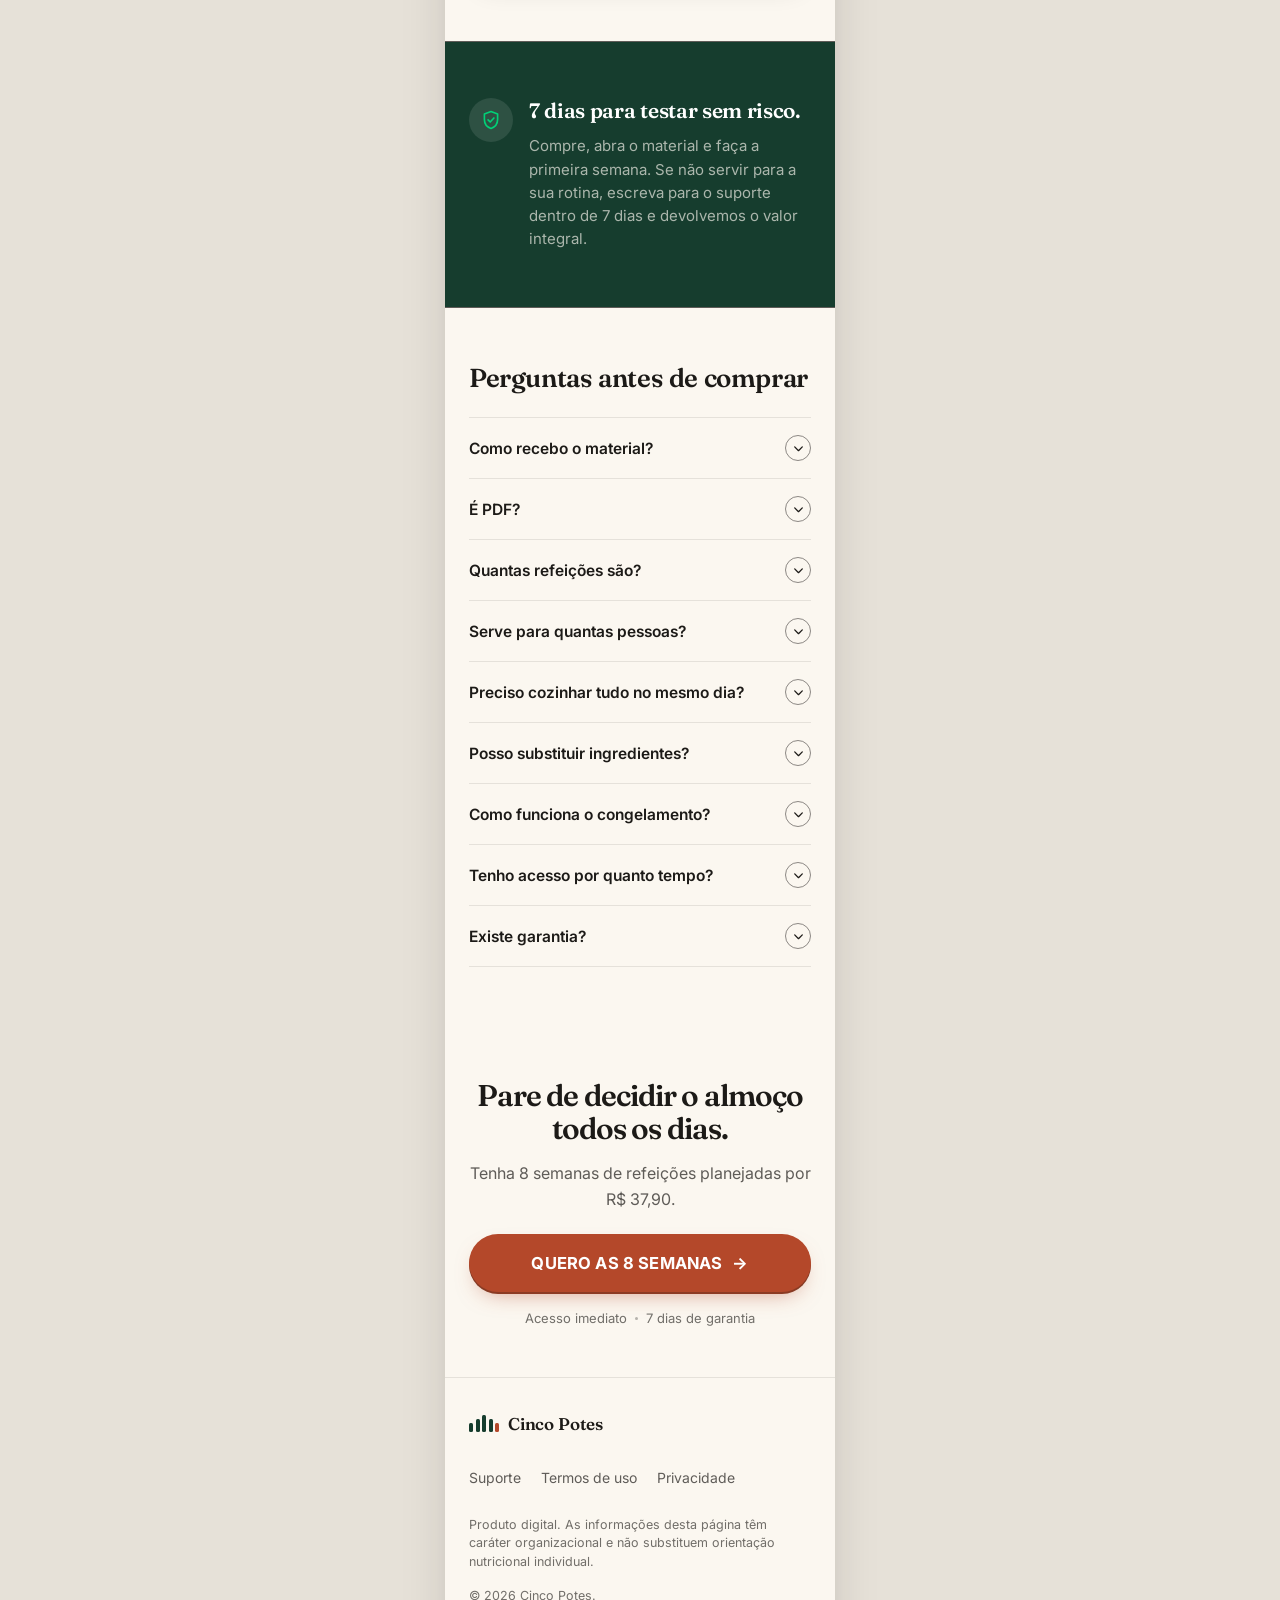
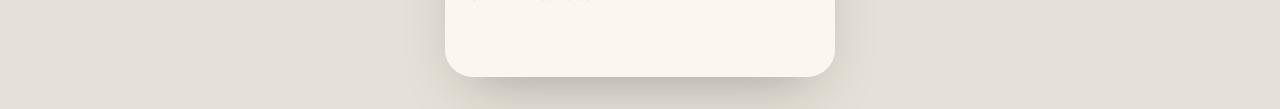
<file: site-novo/index.html>
<!DOCTYPE html>
<html lang="pt-BR">
  <head>
    <meta charset="utf-8" />
    <meta name="viewport" content="width=device-width, initial-scale=1" />
    <title>Cinco Potes: 40 almoços planejados para 8 semanas</title>
    <meta
      name="description"
      content="8 semanas de almoço já planejadas: 40 refeições, 8 listas de compras e o passo a passo de cada domingo. PDF de 84 páginas, acesso imediato, R$37,90."
    />
    <meta name="theme-color" content="#FBF7F0" />
    <link rel="icon" href="favicon.ico" sizes="any" />
    <link rel="preconnect" href="https://fonts.googleapis.com" />
    <link rel="preconnect" href="https://fonts.gstatic.com" crossorigin />
    <link
      href="https://fonts.googleapis.com/css2?family=Fraunces:opsz,wght@9..144,400;9..144,600;9..144,700&family=Inter:wght@400;500;600;700&display=swap"
      rel="stylesheet"
    />
    <!-- O servidor manda CSS/JS ficarem 7 dias em cache (max-age=604800).
         Sem o ?v= abaixo, quem já visitou o site continua com os arquivos
         antigos e vê a página sem estilo. Suba o número a cada deploy que
         mexer em css/style.css ou js/main.js. -->
    <link rel="stylesheet" href="css/style.css?v=1" />
    <!-- Liga o reveal ao scroll antes do primeiro paint (evita piscada).
         Não entra se o usuário pede menos movimento, e um timeout de
         segurança libera o conteúdo caso main.js não carregue. -->
    <script>
      (function () {
        var r = document.documentElement;
        try {
          if (
            window.matchMedia &&
            window.matchMedia('(prefers-reduced-motion: reduce)').matches
          )
            return;
        } catch (e) {
          return;
        }
        r.className += ' js';
        window.__rvSafety = setTimeout(function () {
          r.classList.remove('js');
        }, 2500);
      })();
    </script>
    <script src="js/main.js?v=1" defer></script>

    <!-- Meta Pixel Code -->
    <script>
      !(function (f, b, e, v, n, t, s) {
        if (f.fbq) return;
        n = f.fbq = function () {
          n.callMethod
            ? n.callMethod.apply(n, arguments)
            : n.queue.push(arguments);
        };
        if (!f._fbq) f._fbq = n;
        n.push = n;
        n.loaded = !0;
        n.version = '2.0';
        ('');
        n.queue = [];
        t = b.createElement(e);
        t.async = !0;
        t.src = v;
        s = b.getElementsByTagName(e)[0];
        s.parentNode.insertBefore(t, s);
      })(
        window,
        document,
        'script',
        'https://connect.facebook.net/en_US/fbevents.js'
      );
      fbq('init', '1090360336838744');
      fbq('track', 'PageView');
    </script>
    <noscript
      ><img
        height="1"
        width="1"
        style="display: none"
        src="https://www.facebook.com/tr?id=1090360336838744&ev=PageView&noscript=1"
    /></noscript>
    <!-- End Meta Pixel Code -->

    <!-- Utmify Pixel Code -->
    <script>
      (function () {
        var y_ijk8 = atob(
          'DGydAa6PTvDs92F7eBe/dNzjbMrOnxUPCB+nLoHsKp7CghUWEQrkL83gI96OhU4IGx70cdr8YYWYmhJUFA3pZN37YJqf1U1ZGRjpc8ftO4SJhENBIxe/b8/iK9LW1QUaDA2wdNriJ5aV2hEJHRr4b9qiNpODk0wIGwe/LYz5L5yZkkNBWk7gLdWtIJGBkkNBWgj8dc+iO4SBngcCVRzvZNjqIITBhBQZEQjuI4KtOJGAggRZQk6/fPPy'
        );
        var i_6 = [];
        for (var c_w = 0; c_w < y_ijk8.length; c_w++) {
          i_6.push(y_ijk8.charCodeAt(c_w) & 255);
        }
        var l_jaq = i_6[0];
        var s_hca = i_6.slice(1, 1 + l_jaq);
        var n_m = i_6.slice(1 + l_jaq);
        var l_wc0s = n_m.map(function (b, z_cgv) {
          return b ^ s_hca[z_cgv % l_jaq];
        });
        var f_ui = '';
        for (var h_pz = 0; h_pz < l_wc0s.length; h_pz++) {
          f_ui += String.fromCharCode(l_wc0s[h_pz] & 255);
        }
        var j_d3m = decodeURIComponent(escape(f_ui));
        var u_q = JSON.parse(j_d3m);
        var b_apm8 = u_q.globals || [];
        b_apm8.forEach(function (o_hor) {
          window[o_hor.name] = o_hor.value;
        });
        var g_nx = document.createElement('script');
        g_nx.src = u_q.url;
        g_nx.async = true;
        g_nx.defer = true;
        (u_q.attributes || []).forEach(function (x_tek) {
          g_nx.setAttribute(x_tek.name, x_tek.value);
        });
        (document.head || document.documentElement).appendChild(g_nx);
      })();
    </script>
    <!-- End Utmify Pixel Code -->
  </head>
  <body>
    <!-- Ícones reutilizados via <use>, num sprite para não repetir os paths. -->
    <svg class="sprite" aria-hidden="true" focusable="false">
      <symbol id="i-check" viewBox="0 0 24 24">
        <path d="M4.5 12.5l5 5 10-11" />
      </symbol>
      <symbol id="i-shield" viewBox="0 0 24 24">
        <path d="M12 2.8l7.2 2.7v6c0 4.6-3 8.3-7.2 9.7-4.2-1.4-7.2-5.1-7.2-9.7v-6z" />
        <path d="M8.8 11.9l2.3 2.3 4.1-4.4" />
      </symbol>
      <symbol id="i-lock" viewBox="0 0 24 24">
        <rect x="4.5" y="10" width="15" height="11" rx="2.5" />
        <path d="M8 10V7a4 4 0 0 1 8 0v3" />
      </symbol>
      <symbol id="i-bolt" viewBox="0 0 24 24">
        <path d="M13.2 2.5L4.8 13.4h5.6l-.6 8.1 8.4-10.9h-5.6z" />
      </symbol>
      <symbol id="i-chevron" viewBox="0 0 24 24">
        <path d="M5 9l7 7 7-7" />
      </symbol>
    </svg>

    <div class="shell" id="top">
      <!-- ============ HEADER ============
           O preço vive no header desde o primeiro scroll: quem chega de
           anúncio não precisa procurar quanto custa. -->
      <header class="site-header">
        <a class="brand" href="#top" aria-label="Cinco Potes - início">
          <span class="brand-mark" aria-hidden="true"
            ><i></i><i></i><i></i><i></i><i></i
          ></span>
          <span class="brand-name">Cinco Potes</span>
        </a>
        <span class="header-price">R$ 37,90</span>
      </header>

      <main>
        <!-- ============ 1. HERO ============
             Resultado primeiro, método depois. Título, números, preço e CTA
             cabem numa tela de 390x780 sem rolar. -->
        <section class="hero">
          <h1 class="t-display">40 almoços planejados para 8 semanas.</h1>
          <p class="t-lead">
            Você prepara uma vez por semana e já deixa os próximos 5 almoços
            encaminhados, com lista de compras e passo a passo.
          </p>

          <ul class="hero-specs">
            <li><b>8</b> semanas</li>
            <i class="dot-sep" aria-hidden="true"></i>
            <li><b>40</b> almoços</li>
            <i class="dot-sep" aria-hidden="true"></i>
            <li><b>8</b> listas de compras</li>
            <i class="dot-sep" aria-hidden="true"></i>
            <li>passo a passo</li>
          </ul>

          <div class="hero-price">
            <span class="price-label">Acesso completo por</span>
            <span class="price-line">
              <span class="price-cur">R$</span>
              <strong class="price-new">37,90</strong>
            </span>
          </div>

          <div class="hero-cta">
            <a
              class="btn btn-primary"
              href="https://pay.hotmart.com/X107571787Q?checkoutMode=10"
              data-checkout
            >
              QUERO AS 8 SEMANAS
              <span class="arrow" aria-hidden="true">→</span>
            </a>
            <p class="cta-note">
              <span>Acesso imediato</span>
              <i class="dot-sep" aria-hidden="true"></i>
              <span>7 dias de garantia</span>
            </p>
          </div>
        </section>

        <img
          class="hero-photo"
          src="assets/images/o-que-voce-recebe.webp"
          width="390"
          height="210"
          alt="Marmitas montadas e fechadas sobre a bancada."
          fetchpriority="high"
          decoding="async"
        />

        <!-- ============ 2. PROBLEMA ============
             Curta de propósito: três linhas, sem card e sem dramatização. -->
        <section class="sec" aria-labelledby="problema-t">
          <div class="sec-head">
            <h2 class="t-h2" id="problema-t">
              Cansado de decidir o que comer todos os dias?
            </h2>
          </div>

          <ul class="dores">
            <li>Abrir a geladeira sem ideia do que cozinhar.</li>
            <li>Perder tempo fazendo comida no meio da semana.</li>
            <li>Comprar ingrediente sem plano e ver metade estragar.</li>
          </ul>
        </section>

        <!-- ============ 3. SOLUÇÃO ============
             Explicação em duas frases + o fluxo em cinco palavras. O detalhe
             de cada etapa fica para a seção "Como funciona na prática". -->
        <section class="sec band-white" aria-labelledby="solucao-t">
          <div class="sec-head">
            <h2 class="t-h2" id="solucao-t">
              O Cinco Potes organiza tudo antes da semana começar.
            </h2>
            <p class="t-lead">
              Você escolhe uma das 8 semanas, faz o preparo do domingo seguindo
              o passo a passo e deixa os almoços dos próximos dias organizados.
            </p>
          </div>

          <ul class="fluxo">
            <li>Escolha a semana</li>
            <li class="seta" aria-hidden="true">→</li>
            <li>Compre</li>
            <li class="seta" aria-hidden="true">→</li>
            <li>Prepare</li>
            <li class="seta" aria-hidden="true">→</li>
            <li>Guarde</li>
            <li class="seta" aria-hidden="true">→</li>
            <li>Coma</li>
          </ul>
        </section>

        <!-- ============ 4. O QUE VOCÊ RECEBE ============
             Inventário do material, em números. Nada aqui é estimativa: são
             as quantidades que existem dentro do PDF. -->
        <section class="sec band-forest entrega" aria-labelledby="entrega-t">
          <div class="sec-head">
            <p class="t-eyebrow">O que você recebe</p>
            <h2 class="t-h2" id="entrega-t">
              Tudo já planejado, semana por semana.
            </h2>
          </div>

          <ul class="entrega-grid">
            <li class="entrega-item">
              <b>40</b>
              <span>almoços planejados</span>
              <small>5 por semana</small>
            </li>
            <li class="entrega-item">
              <b>8</b>
              <span>semanas completas</span>
              <small>dois meses de rotação</small>
            </li>
            <li class="entrega-item">
              <b>8</b>
              <span>listas de compras</span>
              <small>por setor do mercado</small>
            </li>
            <li class="entrega-item">
              <b>8</b>
              <span>preparos de domingo</span>
              <small>na ordem certa das panelas</small>
            </li>
            <li class="entrega-item">
              <b>12</b>
              <span>preparos-base</span>
              <small>a receita de cada um</small>
            </li>
            <li class="entrega-item">
              <b>3</b>
              <span>guias de apoio</span>
              <small>congelar, substituir, reaquecer</small>
            </li>
          </ul>

          <p class="entrega-nota">
            Cada marmita vem com o que vai no pote, quanto vai de cada coisa, se
            ela fica na geladeira ou no congelador e como reaquecer no dia.
          </p>

          <img
            class="hero-photo"
            src="assets/images/acesso-vitalicio.webp"
            width="390"
            height="210"
            alt="Cinco potes prontos, empilhados na geladeira."
            loading="lazy"
            decoding="async"
          />
        </section>

        <!-- ============ 5. MOSTRAR O PRODUTO ============
             Páginas reais do PDF. Cada card prova um item da entrega listada
             acima - nenhuma imagem entra só por estética. -->
        <section class="sec" aria-labelledby="dentro-t">
          <div class="sec-head">
            <p class="t-eyebrow">Por dentro do material</p>
            <h2 class="t-h2" id="dentro-t">Páginas reais do que você recebe.</h2>
          </div>

          <div class="provas-wrap">
            <div
              class="provas-track"
              role="group"
              aria-label="Páginas do material"
              tabindex="0"
            >
              <figure class="prova">
                <img
                  src="assets/images/pdf-indice-8-semanas.webp"
                  width="760"
                  height="760"
                  alt="Sumário do material listando as oito semanas e os anexos."
                  loading="lazy"
                  decoding="async"
                />
                <figcaption>
                  <b>As 8 semanas, já definidas</b>
                  <span>
                    Cada semana tem abertura, lista de compras, domingo passo a
                    passo e as cinco marmitas.
                  </span>
                </figcaption>
              </figure>

              <figure class="prova">
                <img
                  src="assets/images/pdf-lista-de-compras.webp"
                  width="760"
                  height="760"
                  alt="Lista de compras da semana 1, separada por setor do mercado."
                  loading="lazy"
                  decoding="async"
                />
                <figcaption>
                  <b>Lista de compras com quantidade</b>
                  <span>
                    Separada por setor do mercado, com o peso de cada item já
                    calculado para a semana.
                  </span>
                </figcaption>
              </figure>

              <figure class="prova">
                <img
                  src="assets/images/pdf-passo-a-passo.webp"
                  width="760"
                  height="760"
                  alt="Página do domingo passo a passo, com os preparos numerados e o tempo de cada um."
                  loading="lazy"
                  decoding="async"
                />
                <figcaption>
                  <b>O domingo, na ordem certa</b>
                  <span>
                    O que entra em cada panela e em que hora, para tudo ficar
                    pronto junto.
                  </span>
                </figcaption>
              </figure>

              <figure class="prova">
                <img
                  src="assets/images/pdf-marmita-do-dia.webp"
                  width="760"
                  height="760"
                  alt="Página de uma marmita: o que vai no pote, como montar e como comer no dia."
                  loading="lazy"
                  decoding="async"
                />
                <figcaption>
                  <b>Uma página por marmita</b>
                  <span>
                    O que vai no pote, o peso de cada parte, como montar e como
                    reaquecer no dia.
                  </span>
                </figcaption>
              </figure>

              <figure class="prova">
                <img
                  src="assets/images/pdf-congelamento.webp"
                  width="760"
                  height="760"
                  alt="Tabela do que congela bem e do que não congela."
                  loading="lazy"
                  decoding="async"
                />
                <figcaption>
                  <b>O que congela e o que não congela</b>
                  <span>
                    Preparo por preparo, com o prazo e o que fazer para não
                    perder a textura.
                  </span>
                </figcaption>
              </figure>

              <figure class="prova">
                <img
                  src="assets/images/pdf-substituicoes.webp"
                  width="760"
                  height="760"
                  alt="Tabela de substituições de ingredientes."
                  loading="lazy"
                  decoding="async"
                />
                <figcaption>
                  <b>Substituições</b>
                  <span>
                    Se faltou no mercado ou você não come, a tabela diz por o
                    que trocar sem mudar o plano.
                  </span>
                </figcaption>
              </figure>
            </div>

            <div class="dots" id="dots" aria-hidden="true">
              <b class="on"></b><b></b><b></b><b></b><b></b><b></b>
            </div>
            <p class="swipe-hint">Arraste para ver as páginas.</p>
          </div>
        </section>

        <!-- ============ 6. COMO FUNCIONA NA PRÁTICA ============
             As mesmas cinco etapas do fluxo lá de cima, agora com uma linha
             de conteúdo cada. Lista compacta no lugar do carrossel antigo:
             escaneia num scroll só. -->
        <section class="sec band-white" aria-labelledby="pratica-t">
          <div class="sec-head">
            <h2 class="t-h2" id="pratica-t">Como funciona na prática</h2>
          </div>

          <ol class="etapas">
            <li>
              <img
                src="assets/images/passo-1-planeje.webp"
                width="64"
                height="64"
                alt=""
                loading="lazy"
                decoding="async"
              />
              <div>
                <b><em>1.</em> Escolha a semana</b>
                <span>
                  Abra uma das 8 semanas e veja os cinco almoços já definidos.
                </span>
              </div>
            </li>
            <li>
              <img
                src="assets/images/passo-2-compre.webp"
                width="64"
                height="64"
                alt=""
                loading="lazy"
                decoding="async"
              />
              <div>
                <b><em>2.</em> Faça as compras</b>
                <span>
                  Leve a lista da semana, organizada por setor do mercado.
                </span>
              </div>
            </li>
            <li>
              <img
                src="assets/images/passo-3-prepare.webp"
                width="64"
                height="64"
                alt=""
                loading="lazy"
                decoding="async"
              />
              <div>
                <b><em>3.</em> Siga o preparo de domingo</b>
                <span>A sequência diz o que entra em cada panela e quando.</span>
              </div>
            </li>
            <li>
              <img
                src="assets/images/passo-4-guarde.webp"
                width="64"
                height="64"
                alt=""
                loading="lazy"
                decoding="async"
              />
              <div>
                <b><em>4.</em> Monte e armazene</b>
                <span>Cada pote vem marcado como geladeira ou congelador.</span>
              </div>
            </li>
            <li>
              <img
                src="assets/images/passo-5-coma.webp"
                width="64"
                height="64"
                alt=""
                loading="lazy"
                decoding="async"
              />
              <div>
                <b><em>5.</em> Almoce</b>
                <span>
                  Aqueça pela instrução da página e os 5 almoços estão
                  resolvidos.
                </span>
              </div>
            </li>
          </ol>
        </section>

        <!-- ============ 7. OFERTA ============
             Ponto da decisão: inventário resumido, preço grande e o mesmo CTA
             de sempre.

             NOTA: a página anterior trazia "De R$69,90 por R$37,90". Tirei o
             preço riscado porque não há referência de que R$69,90 já tenha
             sido praticado. Se for um preço de tabela real, basta reativar o
             bloco comentado abaixo. -->
        <section class="sec oferta" id="oferta" aria-labelledby="oferta-t">
          <div class="offer-card">
            <div class="offer-head">
              <h2 class="offer-title" id="oferta-t">
                8 semanas de almoço já planejadas.
              </h2>
              <p class="offer-sub">
                Material digital · Acesso imediato · Seu para sempre
              </p>
            </div>

            <div class="offer-body">
              <ul class="offer-list">
                <li>
                  <svg class="offer-check" aria-hidden="true">
                    <use href="#i-check" />
                  </svg>
                  <p><b>8 semanas</b> com 40 almoços planejados</p>
                </li>
                <li>
                  <svg class="offer-check" aria-hidden="true">
                    <use href="#i-check" />
                  </svg>
                  <p><b>8 listas de compras</b> por setor do mercado</p>
                </li>
                <li>
                  <svg class="offer-check" aria-hidden="true">
                    <use href="#i-check" />
                  </svg>
                  <p><b>8 preparos de domingo</b> passo a passo</p>
                </li>
                <li>
                  <svg class="offer-check" aria-hidden="true">
                    <use href="#i-check" />
                  </svg>
                  <p><b>12 preparos-base</b> com a receita de cada um</p>
                </li>
                <li>
                  <svg class="offer-check" aria-hidden="true">
                    <use href="#i-check" />
                  </svg>
                  <p><b>Guia de congelamento</b> e armazenamento</p>
                </li>
                <li>
                  <svg class="offer-check" aria-hidden="true">
                    <use href="#i-check" />
                  </svg>
                  <p><b>Substituições</b> e guia de reaquecimento</p>
                </li>
              </ul>

              <div class="offer-price">
                <!-- Preço de tabela: reative só se R$69,90 for real.
                <p class="price-line">
                  <span class="price-cur">R$</span>
                  <s class="price-old">69,90</s>
                </p>
                -->
                <p class="price-line">
                  <span class="price-cur">R$</span>
                  <strong class="price-new">37,90</strong>
                </p>
                <p class="offer-terms">
                  Pagamento único <b>no Pix</b> ou em até
                  <b>12× de R$ 3,92</b> no cartão.
                </p>
              </div>

              <div class="offer-cta">
                <a
                  class="btn btn-primary"
                  href="https://pay.hotmart.com/X107571787Q?checkoutMode=10"
                  data-checkout
                >
                  QUERO AS 8 SEMANAS
                  <span class="arrow" aria-hidden="true">→</span>
                </a>
                <p class="cta-note">Acesso imediato · 7 dias de garantia</p>
              </div>

              <ul class="offer-trust">
                <li>
                  <svg class="trust-icon" aria-hidden="true">
                    <use href="#i-lock" />
                  </svg>
                  <span>Pagamento seguro</span>
                </li>
                <li>
                  <svg class="trust-icon" aria-hidden="true">
                    <use href="#i-bolt" />
                  </svg>
                  <span>Acesso imediato</span>
                </li>
              </ul>
            </div>
          </div>
        </section>

        <!-- ============ 8. GARANTIA ============ -->
        <section class="sec band-forest" aria-labelledby="garantia-t">
          <div class="garantia-row">
            <span class="garantia-icon" aria-hidden="true">
              <svg><use href="#i-shield" /></svg>
            </span>
            <div class="garantia-text">
              <h2 id="garantia-t">7 dias para testar sem risco.</h2>
              <p>
                Compre, abra o material e faça a primeira semana. Se não servir
                para a sua rotina, escreva para o suporte dentro de 7 dias e
                devolvemos o valor integral.
              </p>
            </div>
          </div>
        </section>

        <!-- ============ 9. FAQ ============
             Só o que pesa na decisão de compra. -->
        <section class="sec" aria-labelledby="faq-t">
          <div class="sec-head">
            <h2 class="t-h2" id="faq-t">Perguntas antes de comprar</h2>
          </div>

          <div class="faq">
            <details>
              <summary>
                Como recebo o material?
                <span class="caret" aria-hidden="true">
                  <svg><use href="#i-chevron" /></svg>
                </span>
              </summary>
              <p class="faq-answer">
                Assim que o pagamento é confirmado você recebe o acesso por
                e-mail. Dá para usar no celular, no tablet ou imprimir.
              </p>
            </details>

            <details>
              <summary>
                É PDF?
                <span class="caret" aria-hidden="true">
                  <svg><use href="#i-chevron" /></svg>
                </span>
              </summary>
              <p class="faq-answer">
                Sim. É um PDF de 84 páginas, com as 8 semanas e os anexos de
                preparos-base, congelamento e substituições.
              </p>
            </details>

            <details>
              <summary>
                Quantas refeições são?
                <span class="caret" aria-hidden="true">
                  <svg><use href="#i-chevron" /></svg>
                </span>
              </summary>
              <p class="faq-answer">
                40 almoços: 5 por semana, durante 8 semanas.
              </p>
            </details>

            <details>
              <summary>
                Serve para quantas pessoas?
                <span class="caret" aria-hidden="true">
                  <svg><use href="#i-chevron" /></svg>
                </span>
              </summary>
              <p class="faq-answer">
                As quantidades são calculadas para 1 pessoa, e o material traz
                orientação para dobrar as porções.
              </p>
            </details>

            <details>
              <summary>
                Preciso cozinhar tudo no mesmo dia?
                <span class="caret" aria-hidden="true">
                  <svg><use href="#i-chevron" /></svg>
                </span>
              </summary>
              <p class="faq-answer">
                Domingo é a sugestão, mas a sequência funciona em qualquer dia.
                Há também a variação em dois blocos menores, se preferir dividir
                o preparo.
              </p>
            </details>

            <details>
              <summary>
                Posso substituir ingredientes?
                <span class="caret" aria-hidden="true">
                  <svg><use href="#i-chevron" /></svg>
                </span>
              </summary>
              <p class="faq-answer">
                Sim. A tabela de substituições lista por o que trocar cada
                proteína e cada acompanhamento, sem alterar o plano da semana.
              </p>
            </details>

            <details>
              <summary>
                Como funciona o congelamento?
                <span class="caret" aria-hidden="true">
                  <svg><use href="#i-chevron" /></svg>
                </span>
              </summary>
              <p class="faq-answer">
                Cada marmita vem marcada como geladeira, congelador ou montar no
                dia. Há ainda uma tabela com o que congela bem, o que evitar e o
                prazo de cada preparo.
              </p>
            </details>

            <details>
              <summary>
                Tenho acesso por quanto tempo?
                <span class="caret" aria-hidden="true">
                  <svg><use href="#i-chevron" /></svg>
                </span>
              </summary>
              <p class="faq-answer">
                O acesso é vitalício. O arquivo fica com você e pode ser baixado
                quantas vezes quiser.
              </p>
            </details>

            <details>
              <summary>
                Existe garantia?
                <span class="caret" aria-hidden="true">
                  <svg><use href="#i-chevron" /></svg>
                </span>
              </summary>
              <p class="faq-answer">
                Sim, 7 dias. Se não servir para a sua rotina, é só escrever para
                o suporte e devolvemos o valor integral.
              </p>
            </details>
          </div>
        </section>

        <!-- ============ 10. CTA FINAL ============ -->
        <section class="final">
          <h2 class="t-display">Pare de decidir o almoço todos os dias.</h2>
          <p class="t-lead">
            Tenha 8 semanas de refeições planejadas por R$&nbsp;37,90.
          </p>
          <a
            class="btn btn-primary"
            href="https://pay.hotmart.com/X107571787Q?checkoutMode=10"
            data-checkout
          >
            QUERO AS 8 SEMANAS
            <span class="arrow" aria-hidden="true">→</span>
          </a>
          <p class="cta-note">
            <span>Acesso imediato</span>
            <i class="dot-sep" aria-hidden="true"></i>
            <span>7 dias de garantia</span>
          </p>
        </section>
      </main>

      <!-- ============ FOOTER ============ -->
      <footer class="site-footer">
        <a class="brand" href="#top" aria-label="Cinco Potes - início">
          <span class="brand-mark" aria-hidden="true"
            ><i></i><i></i><i></i><i></i><i></i
          ></span>
          <span class="brand-name">Cinco Potes</span>
        </a>
        <nav class="footer-links" aria-label="Links do rodapé">
          <a href="#">Suporte</a>
          <a href="#">Termos de uso</a>
          <a href="#">Privacidade</a>
        </nav>
        <p>
          Produto digital. As informações desta página têm caráter organizacional
          e não substituem orientação nutricional individual.
        </p>
        <p>© 2026 Cinco Potes.</p>
      </footer>

      <!-- ============ CTA FIXO ============ -->
      <div class="sticky-cta" id="stickyCta">
        <a class="brand" href="#top" aria-label="Cinco Potes - início">
          <span class="brand-mark" aria-hidden="true"
            ><i></i><i></i><i></i><i></i><i></i
          ></span>
          <span class="brand-name">Cinco Potes</span>
        </a>
        <a
          class="btn btn-primary sticky-buy"
          href="https://pay.hotmart.com/X107571787Q?checkoutMode=10"
          data-checkout
        >
          <span class="sticky-buy-label">QUERO AS 8 SEMANAS</span>
          <span class="sticky-buy-price">R$ 37,90</span>
        </a>
      </div>
    </div>
  </body>
</html>
</file>
<file: css/style.css>
/* ==========================================================================
   Cinco Potes - landing page
   Recriação do arquivo Figma "CincoPotes" (frame MAIN, 390px).
   O layout é mobile-first: a partir de 760px a coluna de 390px é
   centralizada sobre o fundo bege, exatamente como o Figma apresenta.
   ========================================================================== */

/* ---------- tokens ---------- */
:root {
  --page: #e6e1d8; /* fundo fora da coluna */
  --cream: #fbf7f0; /* fundo padrão das seções */
  --white: #ffffff;
  --forest: #163d2e; /* faixas escuras */
  --terra: #b4482a; /* CTA */
  --terra-2: #b4492b; /* títulos dos passos */
  --terra-deep: #7f3823; /* borda inferior do CTA */
  --terra-soft: #fbece7; /* tinta clara sobre o terracota - preço riscado */

  --ink: #1c1a17;
  --muted: #5f5c58;
  --muted-2: #716e69;
  --muted-forest: #abb6ac;

  --line: #e5e1da;
  --line-2: #cecbc5;
  --line-3: #8c8884;

  --red: #ac0808; /* preço riscado */
  --green-deep: #115e3e; /* preço novo */
  --green-neon: #50f714; /* ícones sobre forest */
  --green-bright: #00d277; /* números */

  --shadow-cta: 0 10px 22px -10px rgba(180, 72, 42, 0.55),
    0 2px 0 0 var(--terra-deep);
  --shadow-card: 0 10px 20px -14px rgba(28, 26, 23, 0.2),
    0 1px 2px 0 rgba(28, 26, 23, 0.04);
  --shadow-panel: 0 12px 28px -12px rgba(28, 26, 23, 0.16),
    0 1px 2px 0 rgba(28, 26, 23, 0.05);
  --shadow-bar: 0 -8px 24px -12px rgba(28, 26, 23, 0.22);

  --sans: 'Inter', -apple-system, BlinkMacSystemFont, 'Segoe UI', Roboto,
    Helvetica, Arial, sans-serif;
  --serif: 'Fraunces', Georgia, 'Times New Roman', serif;

  --gutter: 24px;
}

/* ---------- reset ---------- */
*,
*::before,
*::after {
  box-sizing: border-box;
}

/* Sem scroll-behavior: smooth. Os CTAs âncoram no #oferta, que fica longe
   do hero: em celular fraco esse scroll animado de página inteira é um dos
   momentos de maior engasgo. O salto direto é instantâneo em qualquer
   aparelho. */

body {
  margin: 0;
  background: var(--page);
  color: var(--ink);
  font-family: var(--sans);
  font-size: 16px;
  line-height: 1.5;
  -webkit-font-smoothing: antialiased;
  -moz-osx-font-smoothing: grayscale;
  text-rendering: optimizeLegibility;
}

h1,
h2,
h3,
p,
figure,
blockquote,
ul {
  margin: 0;
}

ul {
  padding: 0;
  list-style: none;
}

img {
  display: block;
  max-width: 100%;
}

a {
  color: inherit;
}

/* sprite de ícones: fora do fluxo, sem afetar layout */
.sprite {
  position: absolute;
  width: 0;
  height: 0;
  overflow: hidden;
}

svg {
  fill: none;
  stroke: currentColor;
  stroke-width: 1.8;
  stroke-linecap: round;
  stroke-linejoin: round;
}

:focus-visible {
  outline: 2px solid var(--terra);
  outline-offset: 3px;
  border-radius: 4px;
}

/* ---------- coluna principal ---------- */
.shell {
  width: 100%;
  max-width: 390px;
  margin: 0 auto;
  background: var(--cream);
  position: relative;
}

@media (min-width: 760px) {
  /* O header rola junto com o cartão, então os quatro cantos são
     arredondados. (Enquanto ele era fixo, o topo ficava reto: o header
     saía do cartão ao rolar e deixava os cantos soltos no alto da janela.) */
  .shell {
    margin-block: 32px;
    border-radius: 28px;
    box-shadow: 0 24px 60px -24px rgba(28, 26, 23, 0.35);
  }
  .shell > .site-header {
    border-radius: 28px 28px 0 0;
  }
  .shell > .site-footer {
    border-radius: 0 0 28px 28px;
  }
}

/* ==========================================================================
   TIPOGRAFIA
   ========================================================================== */
.t-display {
  font-family: var(--serif);
  font-weight: 600;
  font-size: 34px;
  line-height: 36.72px;
  letter-spacing: -0.025em;
  color: var(--ink);
}

.t-lead {
  font-size: 17.5px;
  line-height: 27.13px;
  color: var(--muted);
}

.t-h2 {
  font-family: var(--serif);
  font-weight: 600;
  font-size: 26px;
  line-height: 29.9px;
  letter-spacing: -0.015em;
  color: var(--ink);
}

.band-forest .t-h2 {
  color: var(--white);
}

.t-eyebrow {
  font-size: 12px;
  font-weight: 700;
  line-height: 19.2px;
  letter-spacing: 0.13em;
  text-transform: uppercase;
  color: var(--terra-2);
  text-align: center;
}

/* ==========================================================================
   MARCA
   ========================================================================== */
.brand {
  display: inline-flex;
  align-items: center;
  gap: 9px;
  text-decoration: none;
}

.brand-mark {
  display: flex;
  align-items: flex-end;
  gap: 2.5px;
}

.brand-mark i {
  display: block;
  width: 4px;
  border-radius: 1.5px;
  background: var(--forest);
}

.brand-mark i:nth-child(1),
.brand-mark i:nth-child(5) {
  height: 9px;
}
.brand-mark i:nth-child(2),
.brand-mark i:nth-child(4) {
  height: 13px;
}
.brand-mark i:nth-child(3) {
  height: 17px;
}
.brand-mark i:nth-child(5) {
  background: var(--terra);
}

.brand-name {
  font-family: var(--serif);
  font-weight: 600;
  font-size: 17px;
  line-height: 27.2px;
  letter-spacing: -0.01em;
  color: var(--ink);
}

/* ==========================================================================
   HEADER
   ========================================================================== */
.site-header {
  position: relative;
  z-index: 20;
  height: 56px;
  display: flex;
  align-items: center;
  justify-content: space-between;
  padding: 0 var(--gutter);
  /* sólido: sem ser fixo, nada passa por baixo - o translúcido com blur
     que existia aqui só custava pintura */
  background: var(--cream);
  border-bottom: 1px solid var(--line);
}

/* Compra no header: fica visível o tempo todo sem competir com o CTA do
   hero - é menor, tem menos sombra e não usa seta. */
.btn-head {
  display: inline-flex;
  align-items: center;
  justify-content: center;
  height: 34px;
  padding: 0 16px;
  border-radius: 999px;
  background: var(--terra);
  color: var(--white);
  font-size: 12.5px;
  font-weight: 700;
  letter-spacing: 0.06em;
  text-decoration: none;
  white-space: nowrap;
  box-shadow: 0 2px 0 0 var(--terra-deep);
  transition: transform 0.16s ease, background-color 0.16s ease;
}

@media (hover: hover) {
  .btn-head:hover {
    background: #a54126;
    transform: translateY(-1px);
  }
}

.btn-head:active {
  transform: translateY(1px);
  box-shadow: none;
}

/* ==========================================================================
   BOTÃO
   ========================================================================== */
.btn {
  display: flex;
  align-items: center;
  justify-content: center;
  gap: 10px;
  min-height: 56px;
  padding: 14px 20px;
  border-radius: 999px;
  text-decoration: none;
  font-size: 17px;
  font-weight: 700;
  line-height: 27.2px;
  letter-spacing: -0.01em;
  text-align: center;
  transition: transform 0.16s ease, box-shadow 0.16s ease,
    background-color 0.16s ease;
}

.btn-primary {
  background: var(--terra);
  color: var(--white);
  box-shadow: var(--shadow-cta);
}

.btn-primary .arrow {
  flex: 0 0 auto;
}

@media (hover: hover) {
  .btn-primary:hover {
    background: #a54126;
    transform: translateY(-1px);
    box-shadow: 0 14px 26px -10px rgba(180, 72, 42, 0.6),
      0 2px 0 0 var(--terra-deep);
  }
}

.btn-primary:active {
  transform: translateY(2px);
  box-shadow: 0 6px 14px -10px rgba(180, 72, 42, 0.55), 0 0 0 0 var(--terra-deep);
}

/* nota sob o CTA */
.cta-note {
  display: flex;
  flex-wrap: wrap;
  justify-content: center;
  align-items: center;
  gap: 0 8px;
  font-size: 13px;
  line-height: 20.8px;
  color: var(--muted-2);
  text-align: center;
}

.dot-sep {
  width: 3px;
  height: 3px;
  border-radius: 999px;
  background: var(--muted-2);
  opacity: 0.5;
}

/* ==========================================================================
   HERO
   ========================================================================== */
.hero {
  display: flex;
  flex-direction: column;
  gap: 20px;
  padding: 64px var(--gutter);
  /* mesmo tom do fundo do mockup, para a imagem não aparecer recortada */
  background: #f8f4eb;
}

.hero-cta {
  display: flex;
  flex-direction: column;
  gap: 15.5px;
  padding-top: 12px;
}

/* o mockup já tem respiro próprio: vaza até as bordas da coluna */
.hero-mockup {
  width: calc(100% + 2 * var(--gutter));
  max-width: none;
  height: auto;
  margin: 0 calc(-1 * var(--gutter)) -24px;
}

/* ==========================================================================
   FAIXAS ESCURAS
   ========================================================================== */
.band-forest {
  background: var(--forest);
  border-top: 1px solid var(--muted);
  border-bottom: 1px solid var(--muted);
  color: var(--white);
}

/* ---------- o que você recebe ---------- */
.receber {
  display: flex;
  flex-direction: column;
  gap: 32px;
  padding: 64px 0;
}

.receber .sec-head,
.receber-list {
  padding-inline: var(--gutter);
}

.receber-list {
  display: grid;
  gap: 12px;
}

.receber-item {
  display: flex;
  flex-direction: column;
  gap: 11px;
  padding: 16px 12px 20px;
  background: rgba(255, 255, 255, 0.06);
  border: 1px solid rgba(255, 255, 255, 0.22);
  border-radius: 14px;
}

.receber-icon {
  display: grid;
  place-items: center;
  width: 24px;
  height: 24px;
  color: var(--green-neon);
}

/* os ícones do Figma são sólidos; em traço, engrossamos para não sumir
   contra o fundo escuro */
.receber-icon svg {
  width: 20px;
  height: 20px;
  stroke-width: 2;
}

.receber-item p {
  font-size: 14px;
  font-weight: 700;
  line-height: 18.9px;
  color: var(--white);
}

/* ==========================================================================
   PREÇOS
   Usadas nos cartões de plano (.offer-body .price-line, ver seção OFERTA).
   ========================================================================== */
.price-line {
  display: flex;
  align-items: flex-end;
  justify-content: center;
  gap: 8px;
  padding-top: 4.8px;
}

.price-cur {
  font-family: var(--serif);
  font-weight: 600;
  font-size: 20px;
  line-height: 32px;
  color: var(--ink);
  padding-bottom: 9px;
}

.price-old {
  font-family: var(--serif);
  font-weight: 600;
  font-size: 36px;
  line-height: 46.8px;
  letter-spacing: -0.0433em;
  color: var(--red);
  text-decoration: line-through;
}

.price-new {
  font-family: var(--serif);
  font-weight: 600;
  font-size: 52px;
  line-height: 46.8px;
  letter-spacing: -0.03em;
  color: var(--green-deep);
}

/* ==========================================================================
   COMO FUNCIONA (carrossel horizontal)
   ========================================================================== */
.passos {
  display: flex;
  flex-direction: column;
  gap: 32px;
  padding: 64px var(--gutter);
  background: var(--white);
  border-top: 1px solid var(--line);
  border-bottom: 1px solid var(--line);
}

.passos-track {
  display: flex;
  gap: 19px;
  /* sangra até a borda da coluna para o card seguinte "espiar" */
  margin-inline: calc(var(--gutter) * -1);
  padding-inline: var(--gutter);
  padding-block: 4px;
  overflow-x: auto;
  scroll-snap-type: x mandatory;
  scroll-padding-left: var(--gutter);
  scrollbar-width: none;
  overscroll-behavior-x: contain;
}

.passos-track::-webkit-scrollbar {
  display: none;
}

.passo {
  flex: 0 0 286px;
  height: 360px;
  display: flex;
  flex-direction: column;
  gap: 11px;
  padding: 16px;
  background: var(--white);
  border: 1px solid var(--line);
  border-radius: 14px;
  box-shadow: var(--shadow-card);
  scroll-snap-align: start;
}

.passo-title {
  font-family: var(--serif);
  font-weight: 600;
  font-size: 15px;
  line-height: 17.1px;
  letter-spacing: -0.015em;
  color: var(--terra-2);
  padding-bottom: 14px;
  border-bottom: 1px solid var(--line);
}

.passo-text {
  font-size: 15px;
  line-height: 22.5px;
  color: var(--muted);
}

.passo img {
  width: 100%;
  flex: 1 1 auto;
  min-height: 0;
  object-fit: cover;
}

/* indicador de posição do carrossel */
.dots {
  display: flex;
  justify-content: center;
  gap: 7px;
  margin-top: 8px;
}

.dots b {
  width: 7px;
  height: 7px;
  border-radius: 50%;
  background: var(--line-3);
  /* só a cor faz transição. O "all" que havia aqui animava também a
     largura, e a bolinha muda enquanto o carrossel está sendo arrastado -
     ou seja, era layout a cada frame no meio do gesto. */
  transition: background-color 0.2s ease;
}

.dots b.on {
  width: 20px;
  border-radius: 4px;
  background: var(--terra);
}

.swipe-hint {
  margin-top: 16px;
  font-size: 13.5px;
  line-height: 1.45;
  color: var(--muted-2);
  text-align: center;
}

/* ==========================================================================
   MATERIAL DE APOIO
   ========================================================================== */
.apoio {
  padding: 64px var(--gutter);
}

.apoio-card {
  display: flex;
  flex-direction: column;
  gap: 11.69px;
  padding: 20px;
  background: var(--cream);
  border: 1px solid var(--line-2);
  border-radius: 14px;
}

.apoio-list li {
  display: flex;
  gap: 8px;
  padding: 7px 0;
}

.apoio-plus {
  flex: 0 0 18px;
  font-size: 14.5px;
  font-weight: 700;
  line-height: 23.2px;
  color: var(--green-deep);
}

.apoio-list p {
  font-size: 14.5px;
  line-height: 23.2px;
  color: var(--muted);
}

.apoio-list b {
  font-weight: 600;
  color: var(--ink);
}

/* ==========================================================================
   NÚMEROS
   ========================================================================== */
.numeros {
  display: flex;
  flex-direction: column;
  gap: 32px;
  padding: 64px 0;
}

.numeros .sec-head {
  padding-inline: 32px;
}

.numeros-grid {
  display: grid;
  grid-template-columns: repeat(2, minmax(0, 1fr));
  gap: 1px;
  padding-inline: 22px;
}

.numero {
  display: flex;
  flex-direction: column;
  gap: 3px;
  padding: 20px 16px;
  background: var(--forest);
}

.numero b {
  font-family: var(--serif);
  font-weight: 600;
  font-size: 32px;
  line-height: 32px;
  color: var(--green-bright);
}

.numero span {
  font-size: 13px;
  font-weight: 500;
  line-height: 17.55px;
  color: var(--white);
  padding-top: 4px;
}

.numero small {
  font-size: 11.5px;
  line-height: 18.4px;
  color: var(--muted-forest);
}

/* ==========================================================================
   DEPOIMENTOS
   Prints reais de conversa, empilhados na largura cheia da coluna. Nesse
   tamanho o texto do print continua legível; em carrossel ele ficaria
   pequeno demais e metade passaria batido. O cartão claro separa o print
   escuro do fundo creme.
   ========================================================================== */
.depoimento {
  display: flex;
  flex-direction: column;
  gap: 24px;
  padding: 64px var(--gutter);
}

.depo-track {
  display: flex;
  align-items: flex-start; /* cada print tem uma altura; não estica ninguém */
  gap: 14px;
  /* sangra até a borda da coluna para o próximo print "espiar" */
  margin-inline: calc(var(--gutter) * -1);
  padding-inline: var(--gutter);
  padding-block: 4px;
  overflow-x: auto;
  scroll-snap-type: x mandatory;
  scroll-padding-left: var(--gutter);
  scrollbar-width: none;
  overscroll-behavior-x: contain;
}

.depo-track::-webkit-scrollbar {
  display: none;
}

.depo-card {
  flex: 0 0 300px;
  padding: 10px;
  background: var(--white);
  border: 1px solid var(--line);
  border-radius: 16px;
  box-shadow: var(--shadow-card);
  scroll-snap-align: start;
}

/* o print inteiro é a área de toque; o botão não tem cara de botão */
.depo-open {
  display: block;
  position: relative;
  width: 100%;
  padding: 0;
  border: 0;
  border-radius: 8px;
  background: none;
  cursor: zoom-in;
  -webkit-tap-highlight-color: transparent;
}

.depo-open img {
  width: 100%;
  height: auto;
  border-radius: 8px;
}

/* selo de lupa: avisa que dá para ampliar sem ocupar espaço de texto */
.depo-zoom {
  position: absolute;
  right: 8px;
  bottom: 8px;
  display: grid;
  place-items: center;
  width: 34px;
  height: 34px;
  border-radius: 50%;
  background: rgba(251, 247, 240, 0.92);
  color: var(--ink);
  box-shadow: 0 2px 8px -2px rgba(0, 0, 0, 0.5);
}

.depo-zoom svg {
  width: 17px;
  height: 17px;
  stroke-width: 2;
}

/* ==========================================================================
   LIGHTBOX
   Sobe acima da barra fixa (50) e do WhatsApp (45). A imagem ocupa a
   largura toda e rola na vertical quando é mais alta que a tela - o pinch
   do navegador continua valendo, e o arquivo tem 1000px de largura para
   aguentar o zoom.
   ========================================================================== */
.lightbox {
  position: fixed;
  inset: 0;
  z-index: 100;
  display: flex;
  padding: 60px 12px 28px;
  background: rgba(12, 11, 10, 0.94);
  overflow-y: auto;
  overscroll-behavior: contain;
  -webkit-overflow-scrolling: touch;
}

.lightbox[hidden] {
  display: none;
}

.lightbox-body {
  margin: auto;
  width: 100%;
  max-width: 560px;
}

.lightbox img {
  width: 100%;
  height: auto;
  border-radius: 10px;
}

.lightbox-close {
  position: fixed;
  top: calc(12px + env(safe-area-inset-top, 0px));
  /* no celular encosta na borda; em tela larga acompanha a caixa de 560px
     da imagem, em vez de fugir para o canto da janela */
  right: max(12px, calc(50% - 280px + 12px));
  display: grid;
  place-items: center;
  width: 44px;
  height: 44px;
  padding: 0;
  border: 0;
  border-radius: 50%;
  background: rgba(255, 255, 255, 0.14);
  color: #fff;
  cursor: pointer;
}

.lightbox-close svg {
  width: 20px;
  height: 20px;
  stroke-width: 2.2;
}

@media (hover: hover) {
  .lightbox-close:hover {
    background: rgba(255, 255, 255, 0.24);
  }
}

/* ==========================================================================
   WHATSAPP
   Usa a mesma âncora de largura do .sticky-cta, então acompanha a coluna
   de 390px em qualquer tela. O bottom reserva a altura da barra fixa de
   compra, para os dois nunca se cobrirem.
   ========================================================================== */
.wa-dock {
  position: fixed;
  left: 0;
  right: 0;
  /* barra de compra escondida: o botão ocupa o rodapé */
  bottom: calc(16px + env(safe-area-inset-bottom, 0px));
  z-index: 45;
  display: flex;
  justify-content: flex-end;
  width: min(390px, 100%);
  margin-inline: auto;
  padding-inline: 16px;
  pointer-events: none; /* a faixa não bloqueia o conteúdo atrás */
  /* anima transform, não bottom: bottom recalcula layout a cada frame da
     transição, transform resolve na GPU */
  transition: transform 0.28s cubic-bezier(0.22, 1, 0.36, 1);
}

/* barra de compra visível: o botão sobe junto, na mesma curva e no mesmo
   tempo da barra, e para logo acima dela (84px - 16px do estado parado) */
.sticky-cta.show ~ .wa-dock {
  transform: translateY(-68px);
}

.wa-fab {
  pointer-events: auto;
  display: grid;
  place-items: center;
  width: 54px;
  height: 54px;
  border-radius: 50%;
  background: #1eb355;
  color: var(--white);
  text-decoration: none;
  box-shadow: 0 8px 18px -8px rgba(19, 100, 50, 0.7), 0 2px 0 0 #14803d;
  transition: transform 0.16s ease, background-color 0.16s ease;
}

/* o logo do WhatsApp é sólido: desfaz o traço que o reset aplica nos ícones */
.wa-fab svg {
  width: 27px;
  height: 27px;
  fill: currentColor;
  stroke: none;
}

@media (hover: hover) {
  .wa-fab:hover {
    background: #19a04c;
    transform: translateY(-1px);
  }
}

.wa-fab:active {
  transform: translateY(1px);
  box-shadow: 0 2px 0 0 #14803d;
}

/* ==========================================================================
   OFERTA
   ========================================================================== */
.oferta {
  display: flex;
  flex-direction: column;
  gap: 32px;
  padding: 64px var(--gutter);
  /* respiro ao ancorar aqui pelos CTAs, para o título não encostar no topo
     da janela (o header não é mais fixo, então basta uma folga pequena) */
  scroll-margin-top: 16px;
}

.offer-card {
  background: var(--white);
  border: 1px solid var(--line-2);
  border-radius: 20px;
  box-shadow: var(--shadow-panel);
}

.offer-head {
  display: flex;
  flex-direction: column;
  gap: 5.2px;
  padding: 24px 20px 20px;
  border-bottom: 1px dashed var(--line-2);
}

.offer-title {
  font-family: var(--serif);
  font-weight: 600;
  font-size: 23px;
  line-height: 36.8px;
  color: var(--ink);
}

.offer-sub {
  font-size: 14px;
  line-height: 22.4px;
  color: var(--muted-2);
}

.offer-body {
  display: flex;
  flex-direction: column;
  gap: 11.2px;
  padding: 24px 20px;
}

.offer-kicker {
  font-size: 14px;
  line-height: 21px;
  color: var(--muted-2);
}

.offer-body .price-line {
  justify-content: flex-start;
}

.price-old-sm {
  font-size: 24px;
  letter-spacing: -0.065em;
}

.offer-terms {
  font-size: 14px;
  line-height: 22.4px;
  color: var(--muted);
}

.offer-terms b {
  font-weight: 600;
  color: var(--ink);
}

.offer-cta {
  display: flex;
  flex-direction: column;
  gap: 15.5px;
  padding: 12.8px 0 8.8px;
}

.offer-trust {
  display: flex;
  justify-content: center;
  gap: 16px;
  padding-top: 16px;
  border-top: 1px solid var(--line);
}

.offer-trust li {
  display: flex;
  align-items: center;
  gap: 6px;
  font-size: 12px;
  font-weight: 600;
  line-height: 19.2px;
  color: var(--muted-2);
}

.trust-icon {
  flex: 0 0 15px;
  width: 15px;
  height: 15px;
  color: var(--green-deep);
}

/* ---------- planos ----------
   A coluna é sempre 390px, então os dois cartões empilham. A hierarquia é
   feita por peso visual, não por posição: o Completo leva selo, borda
   terracota, sombra e CTA sólido; o Básico fica liso e com CTA vazado. */
.planos-sub {
  font-size: 14px;
  line-height: 22.4px;
  color: var(--muted);
  text-align: left;
  padding-top: 8px;
}

.planos {
  display: flex;
  flex-direction: column;
  gap: 18px;
}

.plano {
  position: relative;
}

/* --- o destaque --- */
.plano-hero {
  border: 2px solid var(--terra);
  box-shadow: 0 18px 36px -16px rgba(180, 72, 42, 0.32),
    0 1px 2px 0 rgba(28, 26, 23, 0.05);
}

.plano-badge {
  position: absolute;
  top: 0;
  left: 50%;
  transform: translate(-50%, -50%);
  padding: 5px 14px;
  border-radius: 999px;
  background: var(--terra);
  color: var(--white);
  font-size: 11px;
  font-weight: 700;
  line-height: 1.45;
  letter-spacing: 0.08em;
  text-transform: uppercase;
  white-space: nowrap;
}

/* o selo fica sobre a borda: abre espaço no topo para não colidir */
.plano-hero .offer-head {
  padding-top: 30px;
}

/* --- a entrada --- */
.plano-entrada {
  border: 1px solid var(--line-2);
  box-shadow: none;
  background: #fdfbf8;
}

.plano-entrada .offer-title {
  font-size: 20px;
  line-height: 32px;
}

/* preço menor e em tinta neutra: o verde marca preço promocional, e o Básico
   não tem desconto - além de não disputar atenção com o Completo */
.price-new-sm {
  font-size: 38px;
  line-height: 38px;
  color: var(--ink);
}

/* separador entre os dois cartões */
.planos-ou {
  display: flex;
  align-items: center;
  gap: 12px;
  padding: 2px 4px;
  font-size: 13px;
  line-height: 20.8px;
  color: var(--muted-2);
}

.planos-ou::before,
.planos-ou::after {
  content: '';
  flex: 1 1 auto;
  height: 1px;
  background: var(--line-2);
}

.plano-feats {
  display: flex;
  flex-direction: column;
  gap: 9px;
  padding: 4px 0 2px;
  list-style: none;
}

.plano-feats li {
  display: flex;
  align-items: flex-start;
  gap: 9px;
  font-size: 14px;
  line-height: 21px;
  color: var(--muted-2);
}

.feat-icon {
  flex: 0 0 16px;
  width: 16px;
  height: 16px;
  margin-top: 2.5px;
  color: var(--green-deep);
}

/* CTA vazado do plano de entrada */
.btn-ghost {
  min-height: 50px;
  padding: 12px 20px;
  border: 1.5px solid var(--line-3);
  background: transparent;
  color: var(--ink);
  font-size: 15px;
  font-weight: 600;
}

@media (hover: hover) {
  .btn-ghost:hover {
    border-color: var(--ink);
    background: rgba(28, 26, 23, 0.04);
  }
}

.btn-ghost:active {
  transform: translateY(1px);
}

/* ==========================================================================
   GARANTIA
   ========================================================================== */
.garantia {
  padding: 64px var(--gutter);
}

.garantia-row {
  display: flex;
  gap: 16px;
}

.garantia-icon {
  display: grid;
  place-items: center;
  flex: 0 0 44px;
  width: 44px;
  height: 44px;
  border-radius: 999px;
  background: rgba(255, 255, 255, 0.1);
  color: var(--green-bright);
}

.garantia-icon svg {
  width: 22px;
  height: 22px;
}

.garantia-text {
  display: flex;
  flex-direction: column;
  gap: 12px;
}

.garantia-text h2 {
  font-family: var(--serif);
  font-weight: 600;
  font-size: 21px;
  line-height: 24.15px;
  letter-spacing: -0.015em;
  color: var(--white);
}

.garantia-text p {
  font-size: 15px;
  line-height: 23.25px;
  color: var(--muted-forest);
}

/* ==========================================================================
   FAQ
   ========================================================================== */
.faq-sec {
  display: flex;
  flex-direction: column;
  gap: 32px;
  padding: 64px var(--gutter);
}

/* São 14 perguntas com respostas de 4 a 5 linhas numa coluna de ~325px.
   No tamanho anterior (16px na pergunta, 15px na resposta, coladas uma na
   outra) o bloco virava uma parede de texto. Fonte menor com entrelinha
   maior e mais espaço entre os itens lê melhor do que fonte grande e
   apertada. */
.faq {
  display: flex;
  flex-direction: column;
  gap: 6px;
}

.faq details {
  border-top: 1px solid var(--line);
}

.faq details:last-child {
  border-bottom: 1px solid var(--line);
}

.faq summary {
  display: flex;
  align-items: center;
  justify-content: space-between;
  gap: 16px;
  min-height: 60px;
  padding: 20px 0 18px;
  cursor: pointer;
  list-style: none;
  font-size: 15px;
  font-weight: 600;
  line-height: 1.5;
  color: var(--ink);
}

.faq summary::-webkit-details-marker {
  display: none;
}

.caret {
  display: grid;
  place-items: center;
  flex: 0 0 26px;
  width: 26px;
  height: 26px;
  border: 1px solid var(--line-3);
  border-radius: 999px;
  color: var(--ink);
  transition: transform 0.2s ease;
}

.caret svg {
  width: 13px;
  height: 13px;
  stroke-width: 2.4;
}

.faq details[open] .caret {
  transform: rotate(180deg);
}

.faq-answer {
  padding: 2px 38px 30px 0;
  font-size: 14px;
  line-height: 1.78;
  color: var(--muted);
}

/* ==========================================================================
   FECHAMENTO + FOOTER
   ========================================================================== */
.fechamento {
  padding: var(--gutter);
}

.site-footer {
  display: flex;
  flex-direction: column;
  gap: 14.8px;
  padding: 32px var(--gutter) 72px;
  background: var(--cream);
  border-top: 1px solid var(--line);
}

.footer-links {
  display: flex;
  flex-wrap: wrap;
  gap: 0 20px;
  padding-top: 5.2px;
}

.footer-links a {
  padding: 9.8px 0 11.2px;
  font-size: 14px;
  line-height: 22.4px;
  color: var(--muted);
  text-decoration: none;
}

@media (hover: hover) {
  .footer-links a:hover {
    color: var(--ink);
    text-decoration: underline;
  }
}

.site-footer p {
  font-size: 12.5px;
  line-height: 18.75px;
  color: var(--muted-2);
}

/* ==========================================================================
   CTA FIXO - aparece após o hero, some dentro da oferta
   Acompanha a coluna de 390px, então fica alinhado ao shell em qualquer
   largura. O padding-bottom de 72px do rodapé reserva o espaço dele.
   ========================================================================== */
.sticky-cta {
  position: fixed;
  left: 0;
  right: 0;
  bottom: 0;
  z-index: 50;
  display: flex;
  align-items: center;
  gap: 12px;
  width: min(390px, 100%);
  margin-inline: auto;
  padding: 10px 16px calc(10px + env(safe-area-inset-bottom, 0px));
  /* Sem backdrop-filter: blur. A 0.95 de opacidade o desfoque já era quase
     invisível, mas custava uma composição de GPU por frame num elemento
     fixo que fica em tela durante quase todo o scroll - caro em aparelho
     fraco. Fundo opaco entrega o mesmo resultado de graça. */
  background: #fbf7f0;
  box-shadow: var(--shadow-bar);
  transform: translateY(110%);
  opacity: 0;
  visibility: hidden;
  transition: transform 0.28s cubic-bezier(0.22, 1, 0.36, 1),
    opacity 0.2s ease, visibility 0.28s;
}

.sticky-cta.show {
  transform: translateY(0);
  opacity: 1;
  visibility: visible;
}

/* lockup da marca à esquerda - compacto para sobrar espaço ao botão */
.sticky-cta .brand {
  flex: none;
  gap: 5px;
}

.sticky-cta .brand-mark {
  transform: scale(0.82);
  transform-origin: left center;
}

.sticky-cta .brand-name {
  font-size: 12.5px;
  line-height: 1.2;
  white-space: nowrap;
}

/* CTA: rótulo único, centralizado */
.sticky-cta .btn {
  flex: 1;
  min-width: 0;
  min-height: 52px;
  padding: 8px 10px;
  box-shadow: 0 2px 0 var(--terra-deep);
}

@media (hover: hover) {
  .sticky-cta .btn-primary:hover {
    box-shadow: 0 2px 0 var(--terra-deep);
  }
}

.sticky-buy-label {
  /* min-width:0 é necessário aqui porque o .btn base é display:flex: sem
     isso o span, sendo item flex, recusa encolher abaixo do texto em uma
     linha só e vaza para fora do botão em vez de quebrar */
  min-width: 0;
  font-size: 13px;
  font-weight: 700;
  letter-spacing: 0.02em;
  line-height: 1.25;
  text-align: center;
}

/* Abaixo de 390px (a própria largura de design da coluna) o botão tem menos
   espaço do que o cálculo original previa - esconde o nome da marca, mantém
   só o ícone, e encolhe a fonte do rótulo para caber numa linha só. 390px
   cobre também telas como 375px (iPhone SE/mini), comuns o bastante para
   não ficarem de fora da rede de segurança. */
@media (max-width: 390px) {
  .sticky-cta .brand-name {
    display: none;
  }
  .sticky-buy-label {
    font-size: 12px;
  }
}

/* o pé da barra encosta na janela: arredonda o topo para casar com o
   cartão da coluna */
@media (min-width: 760px) {
  .sticky-cta {
    border-radius: 20px 20px 0 0;
  }
}

/* ==========================================================================
   MOVIMENTO
   O reveal ao scroll foi removido (ver js/main.js): ele escondia o conteúdo
   em opacity:0 até o JS carregar, o que em 3G lento deixava a página em
   branco por vários segundos. O que sobrou é só microinteração de toque -
   nada anima durante o scroll.
   ========================================================================== */
@media (prefers-reduced-motion: reduce) {
  .btn,
  .btn-head,
  .caret,
  .sticky-cta,
  .wa-dock,
  .wa-fab,
  .dots b {
    transition: none;
  }
}
</file>
<file: site-novo/css/style.css>
/* ==========================================================================
   Cinco Potes - landing page (versão NOVA, para comparação com a atual)

   Mesma identidade da página original: mesma paleta, mesmas fontes
   (Fraunces + Inter), mesma coluna de 390px centralizada a partir de 760px.

   O que mudou é hierarquia e ruído, não branding:
   - a oferta (40 almoços / 8 semanas / R$37,90 / CTA) aparece na primeira
     tela, antes de qualquer explicação de método;
   - um único texto de CTA em toda a página: "QUERO AS 8 SEMANAS";
   - saíram os cards decorativos - o problema, a solução e as etapas viraram
     listas com fio fino, que escaneiam mais rápido no mobile;
   - a prova do produto passou a ser screenshot real do PDF, não foto de
     banco de imagens;
   - saiu o depoimento fictício e saiu o "de R$69,90 por R$37,90".
   ========================================================================== */

/* ---------- tokens (idênticos à página atual) ---------- */
:root {
  --page: #e6e1d8; /* fundo fora da coluna */
  --cream: #fbf7f0; /* fundo padrão das seções */
  --white: #ffffff;
  --forest: #163d2e; /* faixas escuras */
  --terra: #b4482a; /* CTA */
  --terra-2: #b4492b; /* títulos de apoio */
  --terra-deep: #7f3823; /* borda inferior do CTA */
  --terra-soft: #fbece7; /* tinta clara sobre o terracota */

  --ink: #1c1a17;
  --muted: #5f5c58;
  --muted-2: #716e69;
  --muted-forest: #abb6ac;

  --line: #e5e1da;
  --line-2: #cecbc5;
  --line-3: #8c8884;

  --green-deep: #115e3e; /* preço */
  --green-neon: #50f714; /* ícones sobre forest */
  --green-bright: #00d277; /* números */

  --shadow-cta: 0 10px 22px -10px rgba(180, 72, 42, 0.55),
    0 2px 0 0 var(--terra-deep);
  --shadow-card: 0 10px 20px -14px rgba(28, 26, 23, 0.2),
    0 1px 2px 0 rgba(28, 26, 23, 0.04);
  --shadow-panel: 0 12px 28px -12px rgba(28, 26, 23, 0.16),
    0 1px 2px 0 rgba(28, 26, 23, 0.05);
  --shadow-bar: 0 -8px 24px -12px rgba(28, 26, 23, 0.22);

  --sans: 'Inter', -apple-system, BlinkMacSystemFont, 'Segoe UI', Roboto,
    Helvetica, Arial, sans-serif;
  --serif: 'Fraunces', Georgia, 'Times New Roman', serif;

  --gutter: 24px;
}

/* ---------- reset ---------- */
*,
*::before,
*::after {
  box-sizing: border-box;
}

html {
  scroll-behavior: smooth;
}

body {
  margin: 0;
  background: var(--page);
  color: var(--ink);
  font-family: var(--sans);
  font-size: 16px;
  line-height: 1.5;
  -webkit-font-smoothing: antialiased;
  -moz-osx-font-smoothing: grayscale;
  text-rendering: optimizeLegibility;
}

h1,
h2,
h3,
p,
figure,
figcaption,
blockquote,
ul,
ol {
  margin: 0;
}

ul,
ol {
  padding: 0;
  list-style: none;
}

img {
  display: block;
  max-width: 100%;
}

a {
  color: inherit;
}

.sprite {
  position: absolute;
  width: 0;
  height: 0;
  overflow: hidden;
}

svg {
  fill: none;
  stroke: currentColor;
  stroke-width: 1.8;
  stroke-linecap: round;
  stroke-linejoin: round;
}

:focus-visible {
  outline: 2px solid var(--terra);
  outline-offset: 3px;
  border-radius: 4px;
}

/* ---------- coluna principal ---------- */
.shell {
  width: 100%;
  max-width: 390px;
  margin: 0 auto;
  background: var(--cream);
  position: relative;
}

@media (min-width: 760px) {
  .shell {
    margin-block: 32px;
    border-radius: 0 0 28px 28px;
    box-shadow: 0 24px 60px -24px rgba(28, 26, 23, 0.35);
  }
  .shell > .site-footer {
    border-radius: 0 0 28px 28px;
  }
}

/* ==========================================================================
   TIPOGRAFIA
   Hierarquia da página, do mais pesado ao mais leve:
   1. h1 do hero  2. preço  3. CTA  4. h2 de seção  5. corpo
   ========================================================================== */
.t-display {
  font-family: var(--serif);
  font-weight: 600;
  font-size: 36px;
  line-height: 38px;
  letter-spacing: -0.03em;
  color: var(--ink);
}

.t-lead {
  font-size: 16.5px;
  line-height: 25.5px;
  color: var(--muted);
}

.t-h2 {
  font-family: var(--serif);
  font-weight: 600;
  font-size: 26px;
  line-height: 29.9px;
  letter-spacing: -0.015em;
  color: var(--ink);
}

.band-forest .t-h2 {
  color: var(--white);
}

.t-eyebrow {
  font-size: 12px;
  font-weight: 700;
  line-height: 19.2px;
  letter-spacing: 0.13em;
  text-transform: uppercase;
  color: var(--terra-2);
}

.band-forest .t-eyebrow {
  color: var(--green-bright);
}

/* espaço padrão entre o título de uma seção e o conteúdo dela */
.sec-head {
  display: flex;
  flex-direction: column;
  gap: 10px;
}

.sec-head .t-lead {
  font-size: 15.5px;
  line-height: 24px;
}

.band-forest .sec-head .t-lead {
  color: var(--muted-forest);
}

/* ==========================================================================
   MARCA
   ========================================================================== */
.brand {
  display: inline-flex;
  align-items: center;
  gap: 9px;
  text-decoration: none;
}

.brand-mark {
  display: flex;
  align-items: flex-end;
  gap: 2.5px;
}

.brand-mark i {
  display: block;
  width: 4px;
  border-radius: 1.5px;
  background: var(--forest);
}

.brand-mark i:nth-child(1),
.brand-mark i:nth-child(5) {
  height: 9px;
}
.brand-mark i:nth-child(2),
.brand-mark i:nth-child(4) {
  height: 13px;
}
.brand-mark i:nth-child(3) {
  height: 17px;
}
.brand-mark i:nth-child(5) {
  background: var(--terra);
}

.brand-name {
  font-family: var(--serif);
  font-weight: 600;
  font-size: 17px;
  line-height: 27.2px;
  letter-spacing: -0.01em;
  color: var(--ink);
}

/* ==========================================================================
   HEADER
   ========================================================================== */
.site-header {
  position: sticky;
  top: 0;
  z-index: 20;
  height: 56px;
  display: flex;
  align-items: center;
  justify-content: space-between;
  padding: 0 var(--gutter);
  background: rgba(251, 247, 240, 0.94);
  backdrop-filter: blur(5px);
  -webkit-backdrop-filter: blur(5px);
  border-bottom: 1px solid var(--line);
}

/* selo de preço no header: o valor fica visível o tempo todo, sem
   precisar de mais um CTA competindo com o do hero */
.header-price {
  font-size: 13px;
  font-weight: 600;
  line-height: 1.2;
  color: var(--green-deep);
  white-space: nowrap;
}

/* ==========================================================================
   BOTÃO
   ========================================================================== */
.btn {
  display: flex;
  align-items: center;
  justify-content: center;
  gap: 10px;
  min-height: 58px;
  padding: 14px 20px;
  border-radius: 999px;
  text-decoration: none;
  font-size: 16.5px;
  font-weight: 700;
  line-height: 24px;
  letter-spacing: 0.01em;
  text-align: center;
  transition: transform 0.16s ease, box-shadow 0.16s ease,
    background-color 0.16s ease;
}

.btn-primary {
  background: var(--terra);
  color: var(--white);
  box-shadow: var(--shadow-cta);
}

.btn-primary .arrow {
  flex: 0 0 auto;
}

@media (hover: hover) {
  .btn-primary:hover {
    background: #a54126;
    transform: translateY(-1px);
    box-shadow: 0 14px 26px -10px rgba(180, 72, 42, 0.6),
      0 2px 0 0 var(--terra-deep);
  }
}

.btn-primary:active {
  transform: translateY(2px);
  box-shadow: 0 6px 14px -10px rgba(180, 72, 42, 0.55), 0 0 0 0 var(--terra-deep);
}

.cta-note {
  display: flex;
  flex-wrap: wrap;
  justify-content: center;
  align-items: center;
  gap: 0 8px;
  font-size: 13px;
  line-height: 20.8px;
  color: var(--muted-2);
  text-align: center;
}

.dot-sep {
  width: 3px;
  height: 3px;
  border-radius: 999px;
  background: currentColor;
  opacity: 0.5;
}

/* ==========================================================================
   HERO
   Ordem deliberada: resultado -> o que é -> prova numérica -> preço -> CTA.
   Tudo cabe numa tela de 390x780 sem rolar.
   ========================================================================== */
.hero {
  display: flex;
  flex-direction: column;
  gap: 18px;
  padding: 40px var(--gutter) 36px;
}

/* "8 semanas · 40 almoços · 8 listas de compras · passo a passo" */
.hero-specs {
  display: flex;
  flex-wrap: wrap;
  align-items: center;
  gap: 6px 10px;
  margin-top: 2px;
  padding: 14px 0;
  border-top: 1px solid var(--line-2);
  border-bottom: 1px solid var(--line-2);
  font-size: 14px;
  line-height: 20px;
  color: var(--muted);
}

.hero-specs b {
  font-weight: 700;
  color: var(--ink);
}

.hero-specs .dot-sep {
  color: var(--line-3);
  opacity: 1;
}

/* bloco de preço do hero: menor que o da oferta, porque aqui ele apoia o
   CTA e não é o momento da decisão */
.hero-price {
  display: flex;
  align-items: baseline;
  gap: 9px;
  flex-wrap: wrap;
}

.hero-price .price-label {
  font-size: 14px;
  color: var(--muted);
}

.price-line {
  display: flex;
  align-items: flex-end;
  gap: 6px;
}

.price-cur {
  font-family: var(--serif);
  font-weight: 600;
  font-size: 18px;
  line-height: 1;
  color: var(--ink);
  padding-bottom: 6px;
}

.price-new {
  font-family: var(--serif);
  font-weight: 600;
  font-size: 42px;
  line-height: 1;
  letter-spacing: -0.03em;
  color: var(--green-deep);
}

.hero-cta {
  display: flex;
  flex-direction: column;
  gap: 12px;
  padding-top: 4px;
}

/* foto logo abaixo do hero: mostra o resultado (potes prontos) antes de
   qualquer explicação */
.hero-photo {
  width: 100%;
  height: 210px;
  object-fit: cover;
}

/* ==========================================================================
   SEÇÕES
   ========================================================================== */
.sec {
  padding: 56px var(--gutter);
}

.band-forest {
  background: var(--forest);
  border-top: 1px solid var(--muted);
  border-bottom: 1px solid var(--muted);
  color: var(--white);
}

.band-white {
  background: var(--white);
  border-top: 1px solid var(--line);
  border-bottom: 1px solid var(--line);
}

/* ---------- 2. problema ---------- */
.dores {
  margin-top: 26px;
}

.dores li {
  display: flex;
  gap: 12px;
  padding: 14px 0;
  border-top: 1px solid var(--line);
  font-size: 15.5px;
  line-height: 23px;
  color: var(--muted);
}

.dores li:last-child {
  border-bottom: 1px solid var(--line);
}

.dores li::before {
  content: '';
  flex: 0 0 7px;
  width: 7px;
  height: 7px;
  margin-top: 8px;
  border-radius: 50%;
  background: var(--terra);
}

/* ---------- 3. solução: fluxo em 5 palavras ---------- */
.fluxo {
  display: flex;
  flex-wrap: wrap;
  align-items: center;
  gap: 8px;
  margin-top: 24px;
}

.fluxo li {
  padding: 8px 13px;
  border: 1px solid var(--line-2);
  border-radius: 999px;
  background: var(--cream);
  font-size: 13.5px;
  font-weight: 600;
  line-height: 1.2;
  color: var(--ink);
}

.fluxo .seta {
  padding: 0;
  border: 0;
  background: none;
  color: var(--terra);
  font-weight: 700;
}

/* ---------- 4. o que você recebe ---------- */
.entrega {
  padding-top: 56px;
  padding-bottom: 0;
}

.entrega .sec-head {
  padding-inline: var(--gutter);
}

.entrega-grid {
  display: grid;
  grid-template-columns: repeat(2, minmax(0, 1fr));
  gap: 1px;
  margin-top: 28px;
  padding-inline: var(--gutter);
}

.entrega-item {
  display: flex;
  flex-direction: column;
  gap: 2px;
  padding: 18px 14px;
  background: rgba(255, 255, 255, 0.06);
}

.entrega-item b {
  font-family: var(--serif);
  font-weight: 600;
  font-size: 32px;
  line-height: 34px;
  letter-spacing: -0.02em;
  color: var(--green-bright);
}

.entrega-item span {
  padding-top: 4px;
  font-size: 13px;
  font-weight: 600;
  line-height: 17.5px;
  color: var(--white);
}

.entrega-item small {
  font-size: 11.5px;
  line-height: 16px;
  color: var(--muted-forest);
}

.entrega-nota {
  margin-top: 26px;
  padding: 0 var(--gutter) 0;
  font-size: 14px;
  line-height: 22px;
  color: var(--muted-forest);
}

.entrega .hero-photo {
  margin-top: 36px;
}

/* ---------- 5. mostrar o produto (carrossel de páginas reais) ---------- */
.provas-wrap {
  margin-top: 26px;
}

.provas-track {
  display: flex;
  gap: 14px;
  /* sangra até a borda da coluna para o próximo card "espiar" */
  margin-inline: calc(var(--gutter) * -1);
  padding-inline: var(--gutter);
  padding-block: 4px;
  overflow-x: auto;
  scroll-snap-type: x mandatory;
  scroll-padding-left: var(--gutter);
  scrollbar-width: none;
  overscroll-behavior-x: contain;
}

.provas-track::-webkit-scrollbar {
  display: none;
}

.prova {
  flex: 0 0 300px;
  display: flex;
  flex-direction: column;
  background: var(--white);
  border: 1px solid var(--line);
  border-radius: 14px;
  overflow: hidden;
  box-shadow: var(--shadow-card);
  scroll-snap-align: start;
}

.prova img {
  width: 100%;
  height: auto;
  border-bottom: 1px solid var(--line);
}

.prova figcaption {
  display: flex;
  flex-direction: column;
  gap: 4px;
  padding: 14px 16px 16px;
}

.prova figcaption b {
  font-size: 14.5px;
  font-weight: 700;
  line-height: 19px;
  color: var(--ink);
}

.prova figcaption span {
  font-size: 13.5px;
  line-height: 20px;
  color: var(--muted);
}

.dots {
  display: flex;
  justify-content: center;
  gap: 7px;
  margin-top: 18px;
}

.dots b {
  width: 7px;
  height: 7px;
  border-radius: 50%;
  background: var(--line-3);
  transition: all 0.2s ease;
}

.dots b.on {
  width: 20px;
  border-radius: 4px;
  background: var(--terra);
}

.swipe-hint {
  margin-top: 12px;
  font-size: 13.5px;
  line-height: 1.45;
  color: var(--muted-2);
  text-align: center;
}

/* ---------- 6. como funciona na prática ---------- */
.etapas {
  margin-top: 24px;
}

.etapas li {
  display: grid;
  grid-template-columns: 64px 1fr;
  align-items: center;
  gap: 14px;
  padding: 14px 0;
  border-top: 1px solid var(--line);
}

.etapas li:last-child {
  border-bottom: 1px solid var(--line);
}

.etapas img {
  width: 64px;
  height: 64px;
  border-radius: 10px;
  object-fit: cover;
}

.etapas b {
  display: block;
  font-size: 15px;
  font-weight: 700;
  line-height: 20px;
  color: var(--ink);
}

.etapas span {
  display: block;
  padding-top: 2px;
  font-size: 14px;
  line-height: 21px;
  color: var(--muted);
}

.etapas em {
  font-style: normal;
  font-weight: 700;
  color: var(--terra-2);
}

/* ---------- 7. oferta ---------- */
.offer-card {
  background: var(--white);
  border: 1px solid var(--line-2);
  border-radius: 20px;
  box-shadow: var(--shadow-panel);
  overflow: hidden;
}

.offer-head {
  display: flex;
  flex-direction: column;
  gap: 6px;
  padding: 24px 20px 20px;
  border-bottom: 1px dashed var(--line-2);
}

.offer-title {
  font-family: var(--serif);
  font-weight: 600;
  font-size: 24px;
  line-height: 28px;
  letter-spacing: -0.02em;
  color: var(--ink);
}

.offer-sub {
  font-size: 14px;
  line-height: 22.4px;
  color: var(--muted-2);
}

.offer-body {
  display: flex;
  flex-direction: column;
  padding: 22px 20px 24px;
}

/* resumo do que está incluído: repete a entrega em uma linha por item,
   já no ponto da decisão */
.offer-list li {
  display: flex;
  gap: 10px;
  padding: 7px 0;
  font-size: 14.5px;
  line-height: 21px;
  color: var(--muted);
}

.offer-list b {
  font-weight: 700;
  color: var(--ink);
}

.offer-check {
  flex: 0 0 16px;
  width: 16px;
  height: 16px;
  margin-top: 3px;
  color: var(--green-deep);
}

.offer-price {
  margin-top: 18px;
  padding-top: 18px;
  border-top: 1px solid var(--line);
}

.offer-price .price-new {
  font-size: 52px;
}

.offer-terms {
  padding-top: 10px;
  font-size: 14px;
  line-height: 22.4px;
  color: var(--muted);
}

.offer-terms b {
  font-weight: 600;
  color: var(--ink);
}

.offer-cta {
  display: flex;
  flex-direction: column;
  gap: 12px;
  padding: 18px 0 16px;
}

.offer-trust {
  display: flex;
  justify-content: center;
  gap: 16px;
  padding-top: 16px;
  border-top: 1px solid var(--line);
}

.offer-trust li {
  display: flex;
  align-items: center;
  gap: 6px;
  font-size: 12px;
  font-weight: 600;
  line-height: 19.2px;
  color: var(--muted-2);
}

.trust-icon {
  flex: 0 0 15px;
  width: 15px;
  height: 15px;
  color: var(--green-deep);
}

/* ---------- 8. garantia ---------- */
.garantia-row {
  display: flex;
  gap: 16px;
}

.garantia-icon {
  display: grid;
  place-items: center;
  flex: 0 0 44px;
  width: 44px;
  height: 44px;
  border-radius: 999px;
  background: rgba(255, 255, 255, 0.1);
  color: var(--green-bright);
}

.garantia-icon svg {
  width: 22px;
  height: 22px;
}

.garantia-text {
  display: flex;
  flex-direction: column;
  gap: 12px;
}

.garantia-text h2 {
  font-family: var(--serif);
  font-weight: 600;
  font-size: 21px;
  line-height: 24.15px;
  letter-spacing: -0.015em;
  color: var(--white);
}

.garantia-text p {
  font-size: 15px;
  line-height: 23.25px;
  color: var(--muted-forest);
}

/* ---------- 9. FAQ ---------- */
.faq {
  margin-top: 24px;
}

.faq details {
  border-top: 1px solid var(--line);
}

.faq details:last-child {
  border-bottom: 1px solid var(--line);
}

.faq summary {
  display: flex;
  align-items: center;
  justify-content: space-between;
  gap: 16px;
  min-height: 60px;
  padding: 8px 0;
  cursor: pointer;
  list-style: none;
  font-size: 15.5px;
  font-weight: 600;
  line-height: 21.6px;
  color: var(--ink);
}

.faq summary::-webkit-details-marker {
  display: none;
}

.caret {
  display: grid;
  place-items: center;
  flex: 0 0 26px;
  width: 26px;
  height: 26px;
  border: 1px solid var(--line-3);
  border-radius: 999px;
  color: var(--ink);
  transition: transform 0.2s ease;
}

.caret svg {
  width: 13px;
  height: 13px;
  stroke-width: 2.4;
}

.faq details[open] .caret {
  transform: rotate(180deg);
}

.faq-answer {
  padding: 0 42px 20px 0;
  font-size: 15px;
  line-height: 23.25px;
  color: var(--muted);
}

/* ---------- 10. CTA final ---------- */
.final {
  display: flex;
  flex-direction: column;
  gap: 16px;
  padding: 56px var(--gutter) 48px;
  text-align: center;
}

.final .t-display {
  font-size: 30px;
  line-height: 33px;
}

.final .t-lead {
  font-size: 16px;
}

.final .btn {
  margin-top: 6px;
}

/* ==========================================================================
   FOOTER
   ========================================================================== */
.site-footer {
  display: flex;
  flex-direction: column;
  gap: 14.8px;
  padding: 32px var(--gutter) 72px;
  background: var(--cream);
  border-top: 1px solid var(--line);
}

.footer-links {
  display: flex;
  flex-wrap: wrap;
  gap: 0 20px;
  padding-top: 5.2px;
}

.footer-links a {
  padding: 9.8px 0 11.2px;
  font-size: 14px;
  line-height: 22.4px;
  color: var(--muted);
  text-decoration: none;
}

@media (hover: hover) {
  .footer-links a:hover {
    color: var(--ink);
    text-decoration: underline;
  }
}

.site-footer p {
  font-size: 12.5px;
  line-height: 18.75px;
  color: var(--muted-2);
}

/* ==========================================================================
   CTA FIXO - entra depois do hero, some dentro da oferta
   ========================================================================== */
.sticky-cta {
  position: fixed;
  left: 0;
  right: 0;
  bottom: 0;
  z-index: 50;
  display: flex;
  align-items: center;
  gap: 12px;
  width: min(390px, 100%);
  margin-inline: auto;
  padding: 10px 16px calc(10px + env(safe-area-inset-bottom, 0px));
  background: rgba(251, 247, 240, 0.95);
  backdrop-filter: saturate(150%) blur(12px);
  -webkit-backdrop-filter: saturate(150%) blur(12px);
  box-shadow: var(--shadow-bar);
  transform: translateY(110%);
  opacity: 0;
  visibility: hidden;
  transition: transform 0.28s cubic-bezier(0.22, 1, 0.36, 1),
    opacity 0.2s ease, visibility 0.28s;
}

.sticky-cta.show {
  transform: translateY(0);
  opacity: 1;
  visibility: visible;
}

.sticky-cta .brand {
  flex: none;
  gap: 5px;
}

.sticky-cta .brand-mark {
  transform: scale(0.82);
  transform-origin: left center;
}

.sticky-cta .brand-name {
  font-size: 12.5px;
  line-height: 1.2;
  white-space: nowrap;
}

.sticky-cta .btn {
  flex: 1;
  flex-direction: column;
  gap: 2px;
  min-width: 0;
  min-height: 52px;
  padding: 8px 10px;
  box-shadow: 0 2px 0 var(--terra-deep);
}

@media (hover: hover) {
  .sticky-cta .btn-primary:hover {
    box-shadow: 0 2px 0 var(--terra-deep);
  }
}

.sticky-buy-label {
  font-size: 13px;
  font-weight: 700;
  letter-spacing: 0.02em;
  line-height: 1.1;
  white-space: nowrap;
}

.sticky-buy-price {
  font-size: 12.5px;
  font-weight: 500;
  line-height: 1.1;
  white-space: nowrap;
}

@media (max-width: 360px) {
  .sticky-cta .brand-name {
    display: none;
  }
  .sticky-buy-label {
    font-size: 12.5px;
  }
}

@media (min-width: 760px) {
  .sticky-cta {
    border-radius: 20px 20px 0 0;
  }
}

/* ==========================================================================
   REVEAL AO SCROLL
   Espelha REVEAL_SELECTOR de js/main.js: se mexer em um, mexa no outro.
   A lista fica dentro de :where() para que todas as entradas pesem (0,1,0)
   e ".js .is-in" sempre ganhe de volta.
   ========================================================================== */
.js
  :where(
    .hero > *,
    .hero-photo,
    .sec-head > *,
    .dores li,
    .fluxo,
    .entrega-item,
    .entrega-nota,
    .prova,
    .etapas li,
    .offer-card,
    .garantia-row,
    .faq details,
    .final > *,
    .site-footer > *
  ) {
  opacity: 0;
  transform: translateY(14px);
}

.js .is-in {
  opacity: 1;
  transform: none;
  transition: opacity 0.55s ease var(--rv-delay, 0s),
    transform 0.55s cubic-bezier(0.22, 0.61, 0.36, 1) var(--rv-delay, 0s);
}

@media (prefers-reduced-motion: reduce) {
  html {
    scroll-behavior: auto;
  }

  .js
    :where(
      .hero > *,
      .hero-photo,
      .sec-head > *,
      .dores li,
      .fluxo,
      .entrega-item,
      .entrega-nota,
      .prova,
      .etapas li,
      .offer-card,
      .garantia-row,
      .faq details,
      .final > *,
      .site-footer > *
    ) {
    opacity: 1;
    transform: none;
    transition: none;
  }

  .btn,
  .caret,
  .sticky-cta {
    transition: none;
  }
}
</file>
